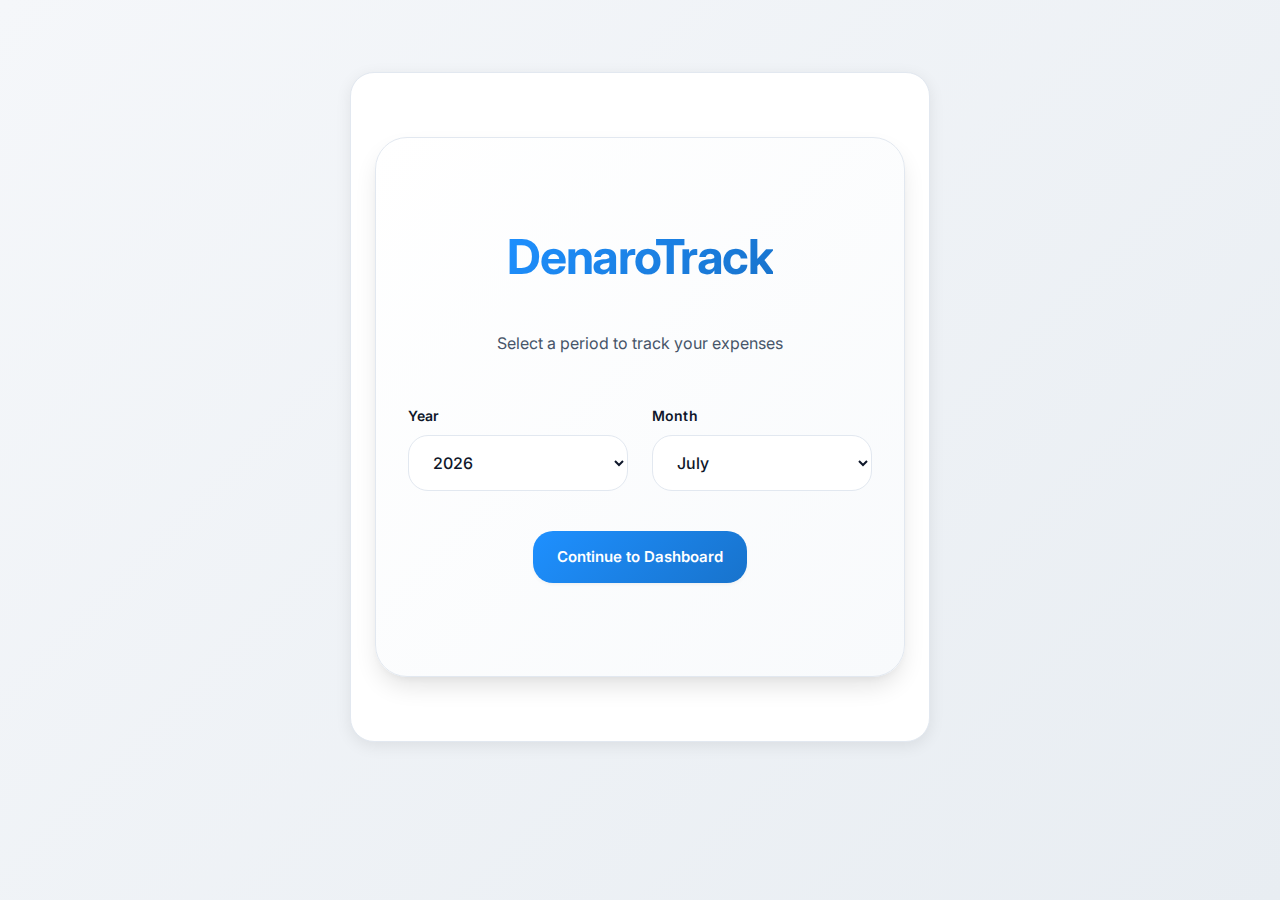
<file: index.html>
<!DOCTYPE html>
<html lang="en">

<head>
  <meta charset="UTF-8">
  <meta name="viewport" content="width=device-width, initial-scale=1.0">
  <title>DenaroTrack - Modern Expense Tracker</title>
  <meta name="description" content="A modern, responsive expense tracker with a fresh design approach">
  <link rel="stylesheet" href="css/styles.css?v=fix1">
  <link rel="preconnect" href="https://fonts.googleapis.com">
  <link rel="preconnect" href="https://fonts.gstatic.com" crossorigin>
  <link href="https://fonts.googleapis.com/css2?family=Inter:wght@400;500;600;700&display=swap" rel="stylesheet">
  <link rel="manifest" href="manifest.json">
  <meta name="theme-color" content="#3b82f6">
</head>

<body>
  <div class="container">
    <!-- Top area with greeting and buttons -->
    <div class="top-area">
      <div></div>
      <div style="text-align: right;">
        <button class="theme-toggle" onclick="toggleTheme()" aria-label="Toggle theme">
          <span class="theme-icon sun"></span>
          <span class="theme-icon moon"></span>
        </button>
      </div>
    </div>

    <div class="card card-span-12">
      <div class="text-center">
        <h1 class="text-display text-accent mb-4">DenaroTrack</h1>
        <p class="text-body text-secondary mb-6">A modern expense tracking application</p>
        <p class="text-body mb-6">Redirecting to the period selection page...</p>
        <div class="loading-spinner"></div>
      </div>
    </div>
  </div>

  <script src="js/theme.js"></script>
  <script>
    // Redirect to period selection page
    setTimeout(function () {
      window.location.href = 'period-selection.html';
    }, 100);
  </script>
</body>

</html>
</file>
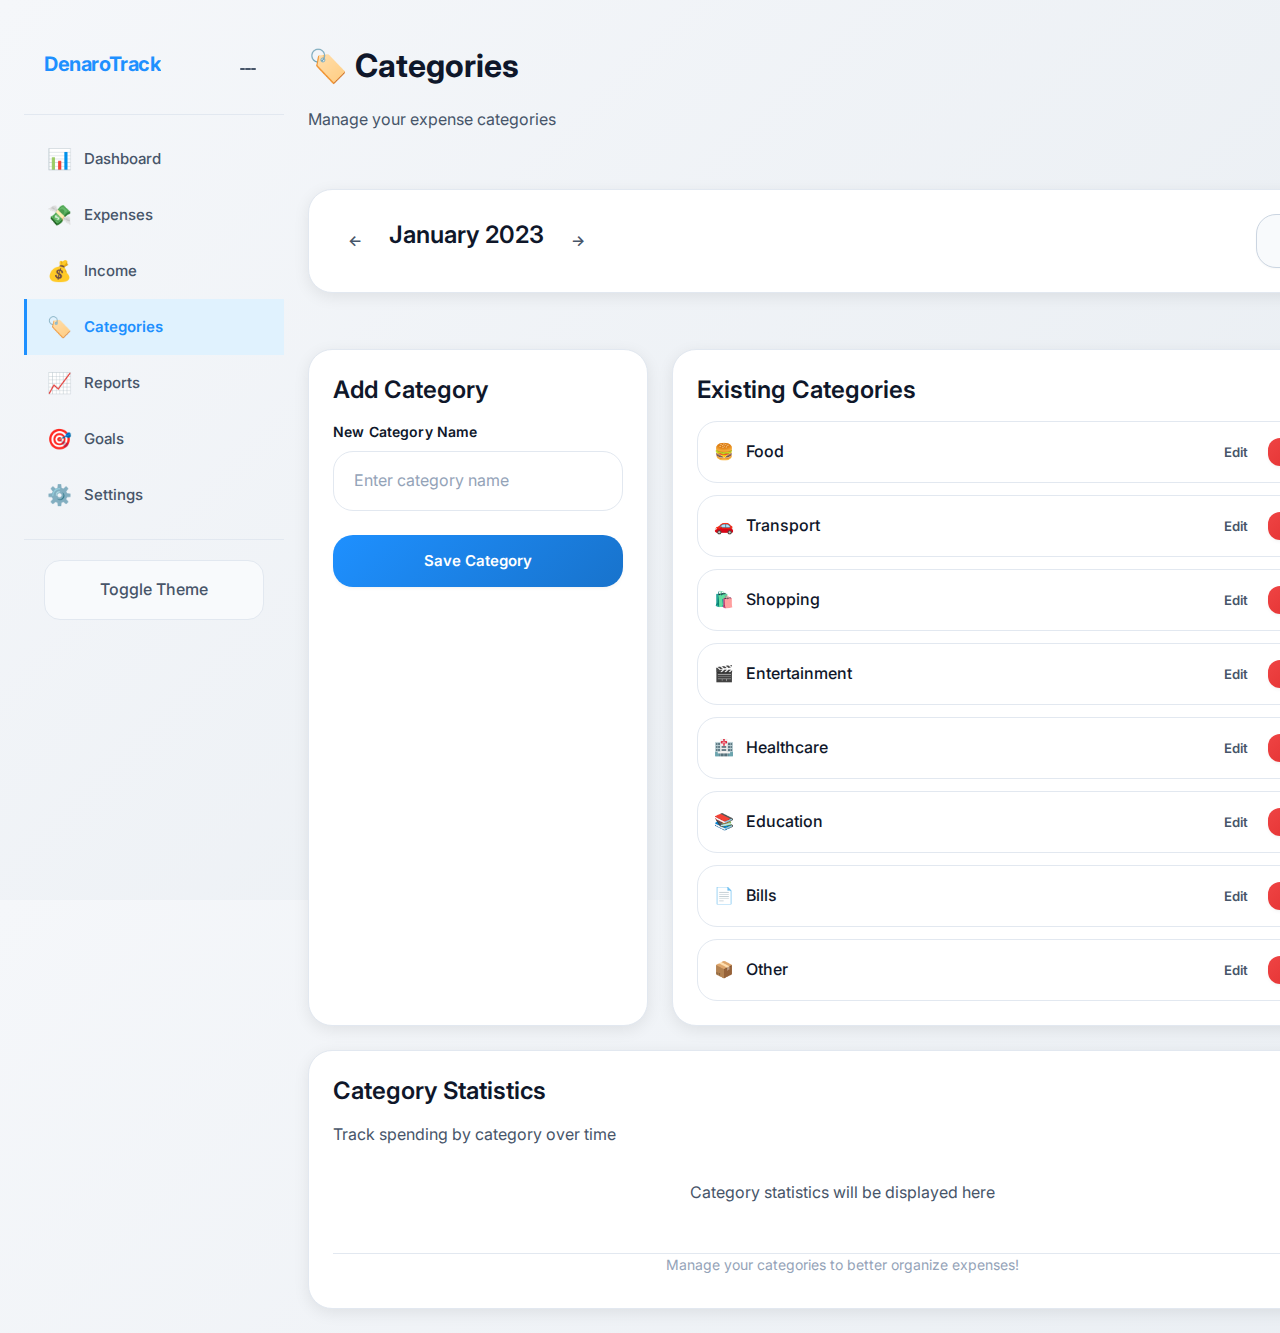
<file: categories.html>
<!DOCTYPE html>
<html lang="en">

<head>
  <meta charset="UTF-8">
  <meta name="viewport" content="width=device-width, initial-scale=1.0">
  <title>DenaroTrack - Categories</title>
  <meta name="description" content="Manage expense categories">
  <link rel="stylesheet" href="css/styles.css">
  <link rel="preconnect" href="https://fonts.googleapis.com">
  <link rel="preconnect" href="https://fonts.gstatic.com" crossorigin>
  <link href="https://fonts.googleapis.com/css2?family=Inter:wght@400;500;600;700&display=swap" rel="stylesheet">
  <link rel="manifest" href="manifest.json">
  <meta name="theme-color" content="#3b82f6">
</head>

<body class="has-sidebar sidebar-expanded">
  <div class="app-layout">
    <!-- Sidebar container for dynamic insertion -->
    <div id="sidebar-container"></div>

    <!-- All visible page content must be wrapped inside BOTH wrappers -->
    <main class="main-content">
      <section class="container page-container">

        <header class="page-header">
          <!-- Top area with greeting and buttons -->
          <div class="top-area">
            <div>
              <h1 class="greeting">🏷️ Categories</h1>
              <p class="text-body text-secondary mt-2">Manage your expense categories</p>
            </div>
          </div>
        </header>

        <section class="page-body">

          <div class="dashboard-grid">
            <!-- Period Display -->
            <div class="period-selector card card-span-12">
              <div class="flex items-center gap-3">
                <button id="prev-month-btn" class="btn btn-ghost btn-icon">
                  ←
                </button>
                <h2 id="current-period" class="text-h2">January 2023</h2>
                <button id="next-month-btn" class="btn btn-ghost btn-icon">
                  →
                </button>
              </div>
              <button id="today-btn" class="btn btn-secondary">
                Today
              </button>
            </div>

            <!-- Categories Management Section -->
            <div class="card card-span-4">
              <div class="flex justify-between items-center mb-4">
                <h2 class="text-h2">Add Category</h2>
              </div>

              <div class="input-group mb-4">
                <label for="new-category-name" class="input-label">New Category Name</label>
                <input type="text" id="new-category-name" class="input-field w-full mb-4"
                  placeholder="Enter category name">
                <button id="save-category-btn" class="btn btn-primary w-full">Save Category</button>
              </div>
            </div>

            <!-- Existing Categories List -->
            <div class="card card-span-8">
              <h2 class="text-h2 mb-4">Existing Categories</h2>

              <div id="categories-list" class="space-y-3">
                <!-- Categories will be populated dynamically -->
                <div class="category-item p-4 border border-primary rounded-xl flex justify-between items-center">
                  <div class="flex items-center gap-3">
                    <span class="text-xl">🍔</span>
                    <span class="font-medium">Food</span>
                  </div>
                  <div class="flex gap-2">
                    <button class="btn btn-ghost btn-sm">Edit</button>
                    <button class="btn btn-danger btn-sm">Delete</button>
                  </div>
                </div>

                <div class="category-item p-4 border border-primary rounded-xl flex justify-between items-center">
                  <div class="flex items-center gap-3">
                    <span class="text-xl">🚗</span>
                    <span class="font-medium">Transport</span>
                  </div>
                  <div class="flex gap-2">
                    <button class="btn btn-ghost btn-sm">Edit</button>
                    <button class="btn btn-danger btn-sm">Delete</button>
                  </div>
                </div>

                <div class="category-item p-4 border border-primary rounded-xl flex justify-between items-center">
                  <div class="flex items-center gap-3">
                    <span class="text-xl">🛍️</span>
                    <span class="font-medium">Shopping</span>
                  </div>
                  <div class="flex gap-2">
                    <button class="btn btn-ghost btn-sm">Edit</button>
                    <button class="btn btn-danger btn-sm">Delete</button>
                  </div>
                </div>

                <div class="category-item p-4 border border-primary rounded-xl flex justify-between items-center">
                  <div class="flex items-center gap-3">
                    <span class="text-xl">🎬</span>
                    <span class="font-medium">Entertainment</span>
                  </div>
                  <div class="flex gap-2">
                    <button class="btn btn-ghost btn-sm">Edit</button>
                    <button class="btn btn-danger btn-sm">Delete</button>
                  </div>
                </div>

                <div class="category-item p-4 border border-primary rounded-xl flex justify-between items-center">
                  <div class="flex items-center gap-3">
                    <span class="text-xl">🏥</span>
                    <span class="font-medium">Healthcare</span>
                  </div>
                  <div class="flex gap-2">
                    <button class="btn btn-ghost btn-sm">Edit</button>
                    <button class="btn btn-danger btn-sm">Delete</button>
                  </div>
                </div>

                <div class="category-item p-4 border border-primary rounded-xl flex justify-between items-center">
                  <div class="flex items-center gap-3">
                    <span class="text-xl">📚</span>
                    <span class="font-medium">Education</span>
                  </div>
                  <div class="flex gap-2">
                    <button class="btn btn-ghost btn-sm">Edit</button>
                    <button class="btn btn-danger btn-sm">Delete</button>
                  </div>
                </div>

                <div class="category-item p-4 border border-primary rounded-xl flex justify-between items-center">
                  <div class="flex items-center gap-3">
                    <span class="text-xl">📄</span>
                    <span class="font-medium">Bills</span>
                  </div>
                  <div class="flex gap-2">
                    <button class="btn btn-ghost btn-sm">Edit</button>
                    <button class="btn btn-danger btn-sm">Delete</button>
                  </div>
                </div>

                <div
                  class="category-item p-4 border border-border-primary rounded-xl flex justify-between items-center">
                  <div class="flex items-center gap-3">
                    <span class="text-xl">📦</span>
                    <span class="font-medium">Other</span>
                  </div>
                  <div class="flex gap-2">
                    <button class="btn btn-ghost btn-sm">Edit</button>
                    <button class="btn btn-danger btn-sm">Delete</button>
                  </div>
                </div>
              </div>
            </div>

            <!-- Category Statistics -->
            <div class="card card-span-12">
              <h2 class="text-h2 mb-4">Category Statistics</h2>
              <p class="text-body text-secondary">Track spending by category over time</p>

              <div class="mt-4 p-4 bg-bg-secondary rounded-xl">
                <p class="text-center text-body text-secondary">Category statistics will be displayed here</p>
              </div>
              <div class="text-center mt-6 pt-4" style="border-top: 1.5px solid var(--border-primary);">
                <p id="last-action" class="text-body-sm text-tertiary">Manage your categories to better organize
                  expenses!
                </p>
              </div>
            </div>
          </div>
  </div>
  </section> <!-- page-body -->
  </main>

  <script src="js/theme.js"></script>
  <script src="js/utils.js"></script>
  <script src="js/storage.js"></script>
  <script src="js/audit.js"></script>
  <script src="js/sidebar.js"></script>
  <script src="js/categories.js"></script>
  <script src="js/bootstrap.js"></script>
  <script>
    // Categories page initialization now handled by bootstrap.js
  </script>
  </div>
</body>

</html>
</file>
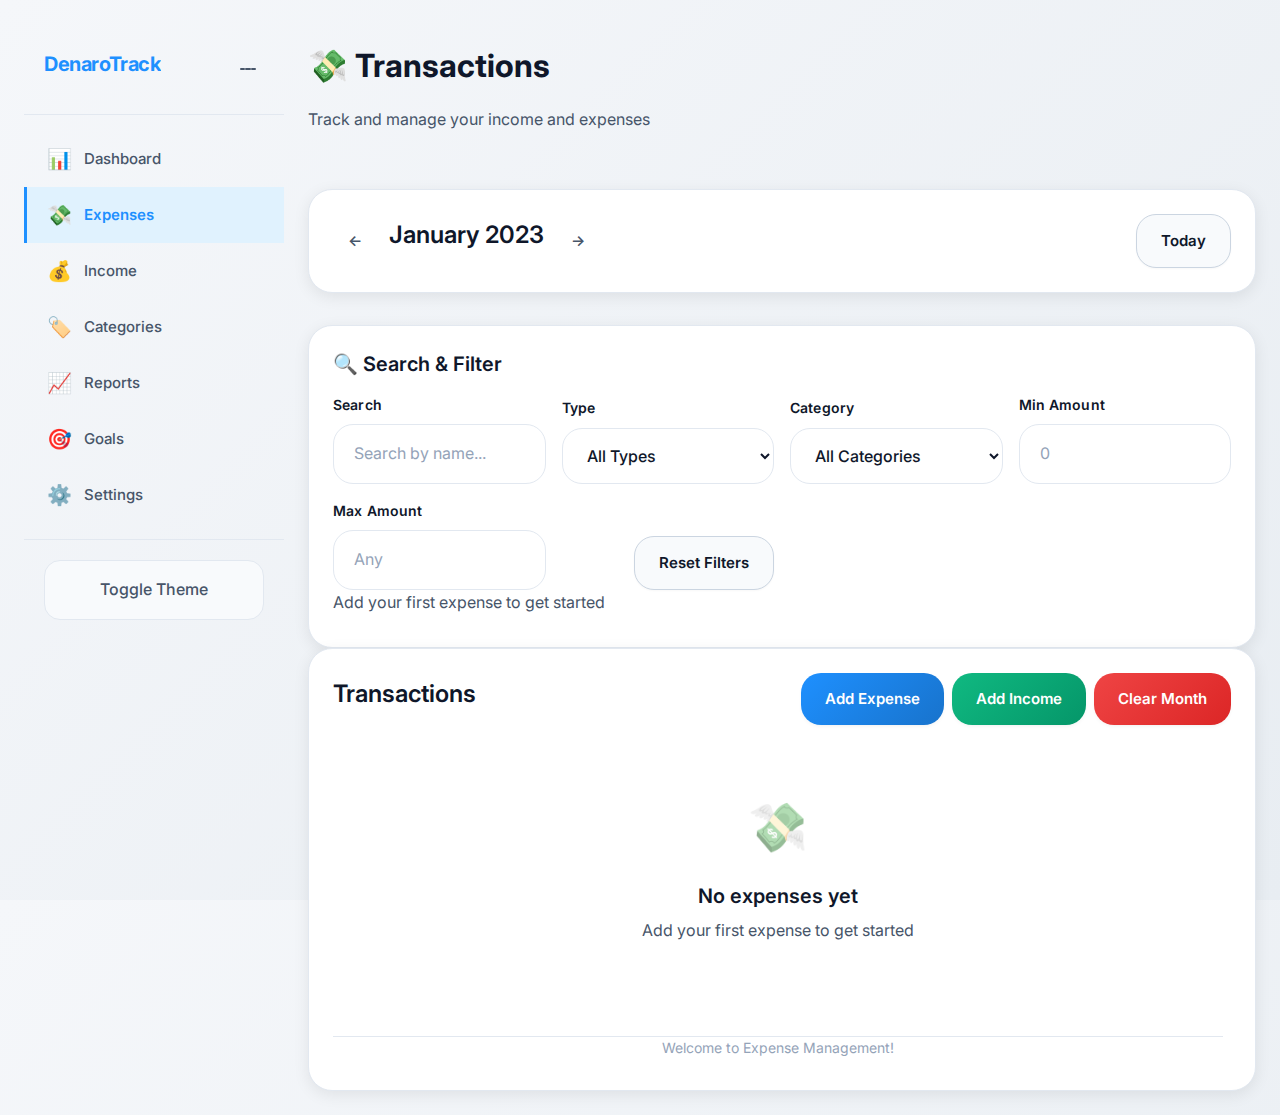
<file: expenses.html>
<!DOCTYPE html>
<html lang="en">

<head>
  <meta charset="UTF-8">
  <meta name="viewport" content="width=device-width, initial-scale=1.0">
  <title>DenaroTrack - Expenses</title>
  <meta name="description" content="Expense tracking and management">
  <link rel="stylesheet" href="css/styles.css?v=fix2">
  <link rel="preconnect" href="https://fonts.googleapis.com">
  <link rel="preconnect" href="https://fonts.gstatic.com" crossorigin>
  <link href="https://fonts.googleapis.com/css2?family=Inter:wght@400;500;600;700&display=swap" rel="stylesheet">
  <link rel="manifest" href="manifest.json">
  <meta name="theme-color" content="#3b82f6">
</head>

<body class="has-sidebar sidebar-expanded">
  <div class="app-layout">
    <!-- Sidebar container for dynamic insertion -->
    <div id="sidebar-container"></div>

    <!-- All visible page content must be wrapped inside BOTH wrappers -->
    <main class="main-content">
      <section class="container page-container">

        <header class="page-header">
          <!-- Top area with greeting and buttons -->
          <div class="top-area">
            <div>
              <h1 class="greeting">💸 Transactions</h1>
              <p class="text-body text-secondary mt-2">Track and manage your income and expenses</p>
            </div>
          </div>
        </header>

        <section class="page-body">

          <!-- Period Display -->
          <div class="period-selector card card-span-12">
            <div class="flex items-center gap-3">
              <button id="prev-month-btn" class="btn btn-ghost btn-icon">
                ←
              </button>
              <h2 id="current-period" class="text-h2">January 2023</h2>
              <button id="next-month-btn" class="btn btn-ghost btn-icon">
                →
              </button>
            </div>
            <button id="today-btn" class="btn btn-secondary">
              Today
            </button>
          </div>

          <!-- Filters Section -->
          <div class="card card-span-12">
            <h3 class="text-h3 mb-4">🔍 Search & Filter</h3>
            <div class="filter-grid">
              <div class="input-group">
                <label for="filter-search" class="input-label">Search</label>
                <input type="text" id="filter-search" class="input-field" placeholder="Search by name...">
              </div>

              <div class="input-group">
                <label for="filter-type" class="input-label">Type</label>
                <select id="filter-type" class="input-field">
                  <option value="all">All Types</option>
                  <option value="expense">Expense</option>
                  <option value="income">Income</option>
                </select>
              </div>

              <div class="input-group">
                <label for="filter-category" class="input-label">Category</label>
                <select id="filter-category" class="input-field">
                  <option value="all">All Categories</option>
                  <!-- Other options will be populated dynamically -->
                </select>
              </div>

              <div class="input-group">
                <label for="filter-min-amount" class="input-label">Min Amount</label>
                <input type="number" id="filter-min-amount" class="input-field" placeholder="0">
              </div>

              <div class="input-group">
                <label for="filter-max-amount" class="input-label">Max Amount</label>
                <input type="number" id="filter-max-amount" class="input-field" placeholder="Any">
              </div>

              <div class="input-group flex items-end">
                <button id="reset-filters-btn" class="btn btn-secondary">
                  Reset Filters
                </button>
              </div>
            </div>
            <p class="text-body text-secondary">Add your first expense to get started</p>
          </div>

          <!-- Add Transaction Buttons -->
          <div class="card card-span-12">
            <div class="flex justify-between items-center mb-4 flex-wrap gap-2">
              <h2 class="text-h2">Transactions</h2>
              <div class="flex gap-2 flex-wrap transaction-actions">
                <button id="add-expense-btn" class="btn btn-primary">
                  Add Expense
                </button>
                <button id="add-income-btn" class="btn btn-success">
                  Add Income
                </button>
                <button id="clear-month-btn" class="btn btn-danger">
                  Clear Month
                </button>
              </div>
            </div>

            <div id="expense-list" class="expense-list">
              <div class="empty-state">
                <div class="empty-state-icon">💸</div>
                <h3 class="text-h3 mb-2">No expenses yet</h3>
                <p class="text-body text-secondary">Add your first expense to get started</p>
              </div>
              <div class="text-center mt-6 pt-4" style="border-top: 1.5px solid var(--border-primary);">
                <p id="last-action" class="text-body-sm text-tertiary">Welcome to Expense Management!</p>
              </div>
            </div>
          </div>
        </section> <!-- page-body -->
      </section> <!-- page-container -->
    </main>

    <script src="js/theme.js"></script>
    <script src="js/utils.js?v=fix1"></script>
    <script src="js/storage.js"></script>
    <script src="js/audit.js"></script>
    <script src="js/sidebar.js"></script>
    <script src="js/modal.js"></script>
    <script src="js/expenses.js"></script>
    <script src="js/bootstrap.js"></script>
    <script>
      // Expenses page initialization now handled by bootstrap.js
    </script>

</body>

</html>
</file>
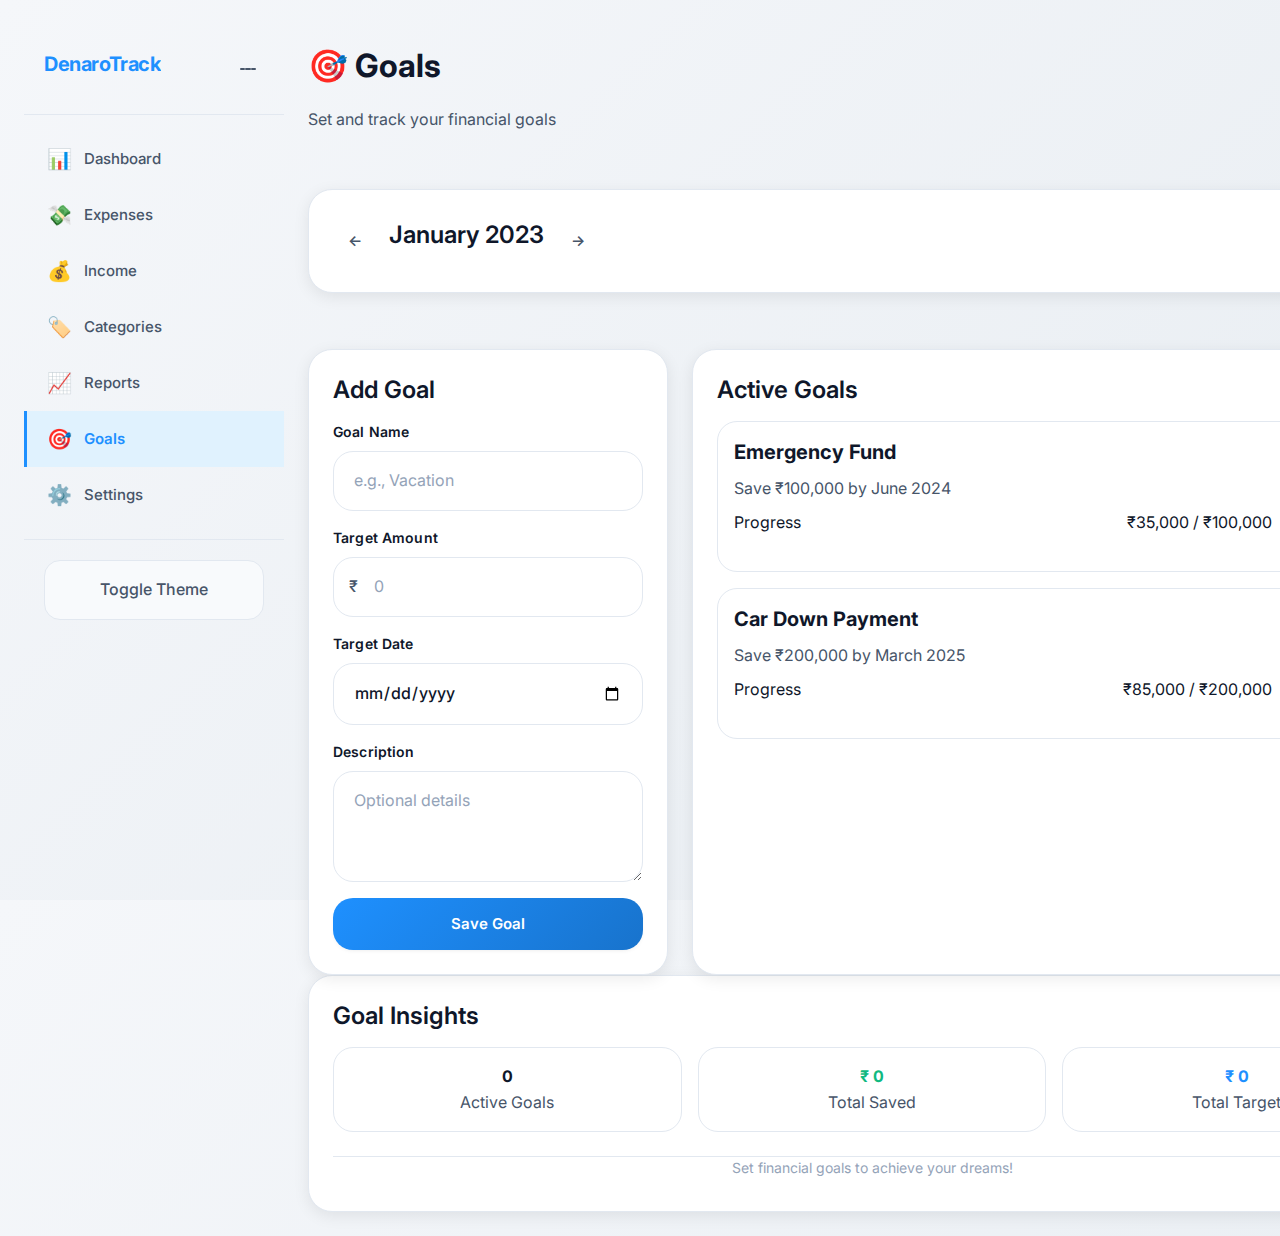
<file: goals.html>
<!DOCTYPE html>
<html lang="en">

<head>
  <meta charset="UTF-8">
  <meta name="viewport" content="width=device-width, initial-scale=1.0">
  <title>DenaroTrack - Goals</title>
  <meta name="description" content="Set and track financial goals">
  <link rel="stylesheet" href="css/styles.css">
  <link rel="preconnect" href="https://fonts.googleapis.com">
  <link rel="preconnect" href="https://fonts.gstatic.com" crossorigin>
  <link href="https://fonts.googleapis.com/css2?family=Inter:wght@400;500;600;700&display=swap" rel="stylesheet">
  <link rel="manifest" href="manifest.json">
  <meta name="theme-color" content="#3b82f6">
</head>

<body class="has-sidebar sidebar-expanded">
  <div class="app-layout">
    <!-- Sidebar container for dynamic insertion -->
    <div id="sidebar-container"></div>

    <!-- All visible page content must be wrapped inside BOTH wrappers -->
    <main class="main-content">
      <section class="container page-container">

        <header class="page-header">
          <!-- Top area with greeting and buttons -->
          <div class="top-area">
            <div>
              <h1 class="greeting">🎯 Goals</h1>
              <p class="text-body text-secondary mt-2">Set and track your financial goals</p>
            </div>
          </div>
        </header>

        <section class="page-body">

          <div class="dashboard-grid">
            <!-- Period Display -->
            <div class="period-selector card card-span-12">
              <div class="flex items-center gap-3">
                <button id="prev-month-btn" class="btn btn-ghost btn-icon">
                  ←
                </button>
                <h2 id="current-period" class="text-h2">January 2023</h2>
                <button id="next-month-btn" class="btn btn-ghost btn-icon">
                  →
                </button>
              </div>
              <button id="today-btn" class="btn btn-secondary">
                Today
              </button>
            </div>

            <!-- Goals Management Section -->
            <div class="card card-span-4">
              <div class="flex justify-between items-center mb-4">
                <h2 class="text-h2">Add Goal</h2>
              </div>

              <div class="input-group mb-4">
                <label for="new-goal-name" class="input-label">Goal Name</label>
                <input type="text" id="new-goal-name" class="input-field" placeholder="e.g., Vacation">
              </div>

              <div class="input-group mb-4">
                <label for="new-goal-amount" class="input-label">Target Amount</label>
                <div class="input-with-symbol">
                  <span class="currency-symbol">₹</span>
                  <input type="number" id="new-goal-amount" class="input-field" placeholder="0">
                </div>
              </div>

              <div class="input-group mb-4">
                <label for="new-goal-date" class="input-label">Target Date</label>
                <input type="date" id="new-goal-date" class="input-field">
              </div>

              <div class="input-group mb-4">
                <label for="new-goal-description" class="input-label">Description</label>
                <textarea id="new-goal-description" class="input-field" rows="3"
                  placeholder="Optional details"></textarea>
              </div>

              <button id="save-goal-btn" class="btn btn-primary w-full">
                Save Goal
              </button>
            </div>

            <!-- Active Goals List -->
            <div class="card card-span-8">
              <h2 class="text-h2 mb-4">Active Goals</h2>

              <div id="goals-list" class="space-y-4">
                <div class="goal-item p-4 border border-primary rounded-xl">
                  <div class="flex justify-between items-start">
                    <div class="flex-1">
                      <h3 class="text-h3 font-bold">Emergency Fund</h3>
                      <p class="text-body text-secondary mb-2">Save ₹100,000 by June 2024</p>

                      <div class="mb-2">
                        <div class="flex justify-between text-sm mb-1">
                          <span>Progress</span>
                          <span>₹35,000 / ₹100,000</span>
                        </div>
                        <div class="w-full bg-bg-secondary rounded-full h-2">
                          <div class="bg-success h-2 rounded-full" style="width: 35%"></div>
                        </div>
                      </div>
                    </div>
                    <div class="flex gap-2 ml-4">
                      <button class="btn btn-ghost btn-sm">Edit</button>
                      <button class="btn btn-danger btn-sm">Delete</button>
                    </div>
                  </div>
                </div>

                <div class="goal-item p-4 border border-primary rounded-xl">
                  <div class="flex justify-between items-start">
                    <div class="flex-1">
                      <h3 class="text-h3 font-bold">Car Down Payment</h3>
                      <p class="text-body text-secondary mb-2">Save ₹200,000 by March 2025</p>

                      <div class="mb-2">
                        <div class="flex justify-between text-sm mb-1">
                          <span>Progress</span>
                          <span>₹85,000 / ₹200,000</span>
                        </div>
                        <div class="w-full bg-bg-secondary rounded-full h-2">
                          <div class="bg-accent-primary h-2 rounded-full" style="width: 42.5%"></div>
                        </div>
                      </div>
                    </div>
                    <div class="flex gap-2 ml-4">
                      <button class="btn btn-ghost btn-sm">Edit</button>
                      <button class="btn btn-danger btn-sm">Delete</button>
                    </div>
                  </div>
                </div>
              </div>
            </div>
          </div>

          <!-- Goal Insights -->
          <div class="card card-span-12">
            <h2 class="text-h2 mb-4">Goal Insights</h2>

            <div class="grid grid-cols-1 md:grid-cols-3 gap-4">
              <div class="p-4 border border-primary rounded-xl text-center">
                <div id="insight-active-goals" class="text-2xl font-bold text-primary">0</div>
                <div class="text-body text-secondary">Active Goals</div>
              </div>

              <div class="p-4 border border-primary rounded-xl text-center">
                <div id="insight-total-saved" class="text-2xl font-bold text-success">₹ 0</div>
                <div class="text-body text-secondary">Total Saved</div>
              </div>

              <div class="p-4 border border-primary rounded-xl text-center">
                <div id="insight-total-target" class="text-2xl font-bold text-accent">₹ 0</div>
                <div class="text-body text-secondary">Total Target</div>
              </div>
            </div>
            <div class="text-center mt-6 pt-4" style="border-top: 1.5px solid var(--border-primary);">
              <p id="last-action" class="text-body-sm text-tertiary">Set financial goals to achieve your dreams!</p>
            </div>
          </div>
        </section> <!-- page-body -->
      </section> <!-- page-container -->
    </main>

    <script src="js/theme.js"></script>
    <script src="js/utils.js"></script>
    <script src="js/storage.js"></script>
    <script src="js/audit.js"></script>
    <script src="js/sidebar.js"></script>
    <script src="js/goals.js"></script>
    <script src="js/bootstrap.js"></script>
    <script>
      // Goals page initialization now handled by bootstrap.js
    </script>

</body>

</html>
</file>
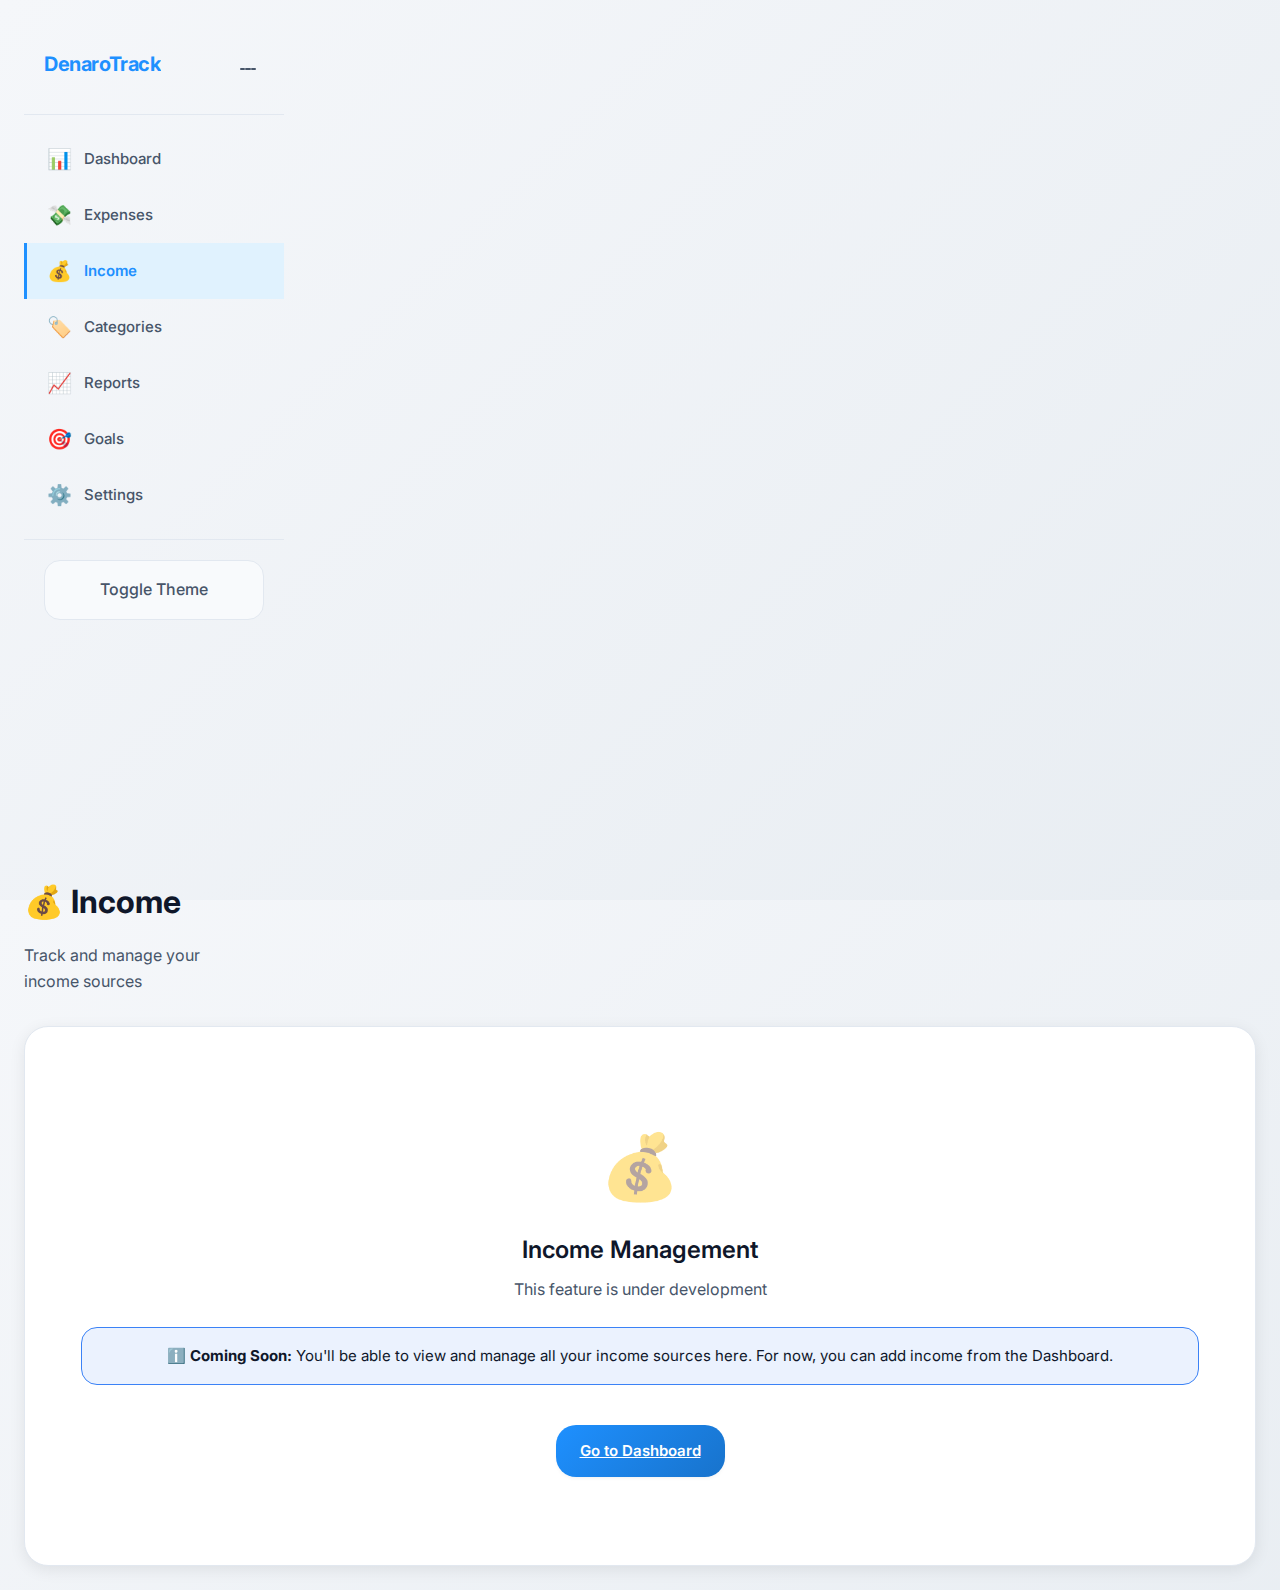
<file: income.html>
<!DOCTYPE html>
<html lang="en">
<head>
  <meta charset="UTF-8">
  <meta name="viewport" content="width=device-width, initial-scale=1.0">
  <title>DenaroTrack - Income</title>
  <meta name="description" content="Manage your income sources">
  <link rel="stylesheet" href="css/styles.css">
  <link rel="preconnect" href="https://fonts.googleapis.com">
  <link rel="preconnect" href="https://fonts.gstatic.com" crossorigin>
  <link href="https://fonts.googleapis.com/css2?family=Inter:wght@400;500;600;700&display=swap" rel="stylesheet">
</head>
<body class="has-sidebar">
  <!-- Sidebar Container -->
  <div id="sidebar-container"></div>

  <div class="container">
    <div class="dashboard-grid">
      <!-- Top area with greeting and buttons -->
      <div class="top-area">
        <div>
          <h1 class="greeting">💰 Income</h1>
          <p class="text-body text-secondary mt-2">Track and manage your income sources</p>
        </div>
      </div>
      
      <!-- Coming Soon Content -->
      <div class="card card-span-12">
        <div class="empty-state" style="padding: var(--space-16) var(--space-8);">
          <div class="empty-state-icon" style="font-size: 4rem;">💰</div>
          <h2 class="text-h2 mb-3">Income Management</h2>
          <p class="text-body text-secondary mb-6">This feature is under development</p>
          <div class="alert alert-info">
            <strong>ℹ️ Coming Soon:</strong> You'll be able to view and manage all your income sources here. For now, you can add income from the Dashboard.
          </div>
          <a href="dashboard.html" class="btn btn-primary mt-6">
            Go to Dashboard
          </a>
        </div>
      </div>
    </div>
  </div>

  <script src="js/theme.js"></script>
  <script src="js/sidebar.js"></script>
  <script>
    // No additional initialization needed - sidebar.js handles everything
  </script>
</body>
</html>
</file>
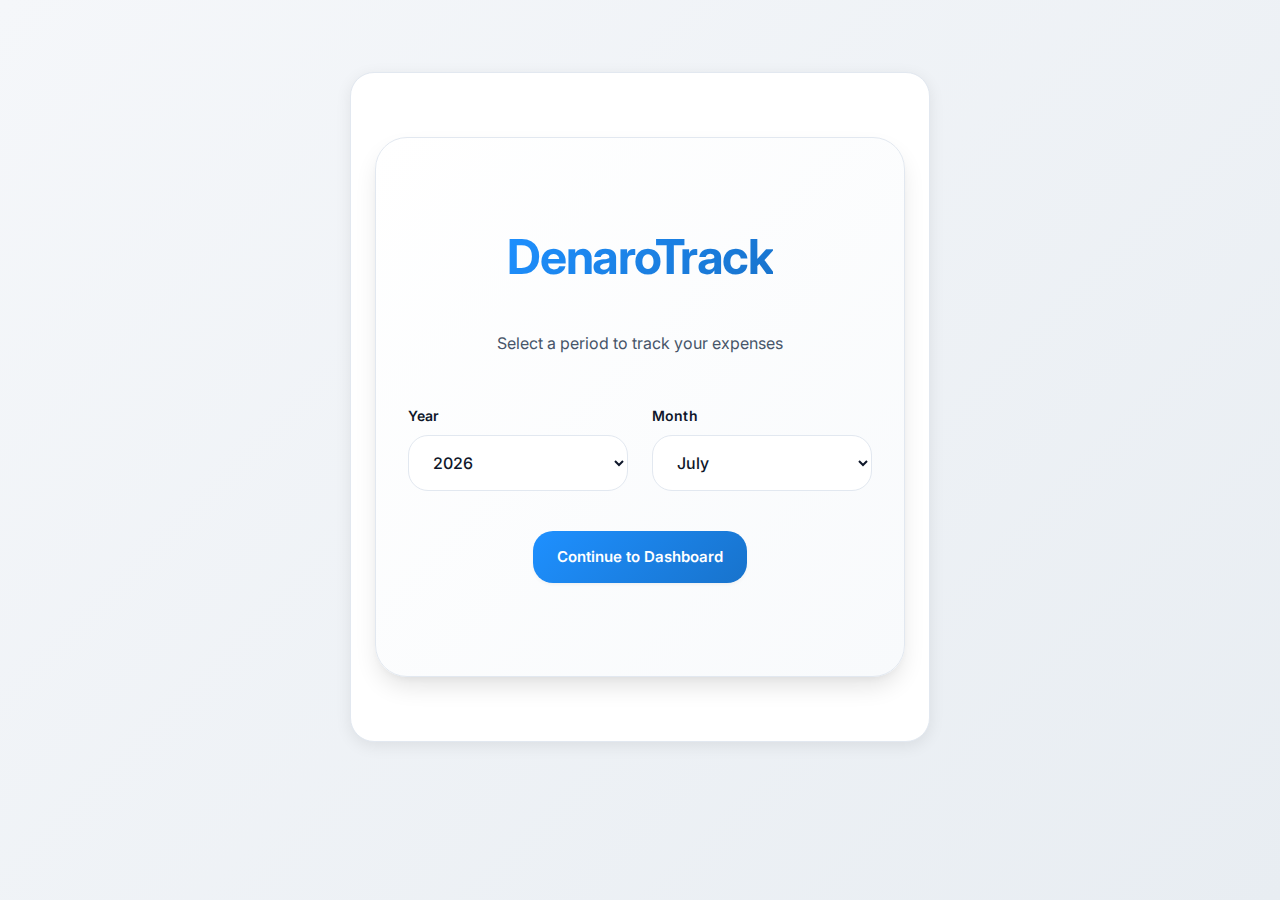
<file: period-selection.html>
<!DOCTYPE html>
<html lang="en">

<head>
  <meta charset="UTF-8">
  <meta name="viewport" content="width=device-width, initial-scale=1.0">
  <title>DenaroTrack - Select Period</title>
  <meta name="description" content="Select a period to track your expenses">
  <link rel="stylesheet" href="css/styles.css?v=fix1">
  <link rel="preconnect" href="https://fonts.googleapis.com">
  <link rel="preconnect" href="https://fonts.gstatic.com" crossorigin>
  <link href="https://fonts.googleapis.com/css2?family=Inter:wght@400;500;600;700&display=swap" rel="stylesheet">
  <link rel="manifest" href="manifest.json">
  <meta name="theme-color" content="#3b82f6">
</head>

<body class="page-period-selection">
  <div class="container">
    <!-- Top area with greeting and buttons -->
    <div class="top-area">
      <div>
        <button class="theme-toggle" onclick="toggleTheme()" aria-label="Toggle theme">
          <span class="theme-icon sun"></span>
          <span class="theme-icon moon"></span>
        </button>
      </div>
      <div></div>
    </div>

    <div class="card card-span-12">
      <div class="period-selection">
        <h1 class="text-display text-accent mb-2">DenaroTrack</h1>
        <p class="text-body text-secondary">Select a period to track your expenses</p>

        <div class="period-form">
          <div class="period-input-group input-group">
            <label for="year-select" class="input-label">Year</label>
            <select id="year-select" class="input-field"></select>
          </div>

          <div class="period-input-group input-group">
            <label for="month-select" class="input-label">Month</label>
            <select id="month-select" class="input-field"></select>
          </div>
        </div>

        <button id="continue-btn" class="btn btn-primary">
          Continue to Dashboard
        </button>
      </div>
    </div>
  </div>

  <script src="js/theme.js"></script>
  <script src="js/utils.js?v=fix1"></script>
  <script src="js/storage.js"></script>
  <script src="js/audit.js"></script>
  <script src="js/period.js"></script>
  <script src="js/bootstrap.js"></script>
</body>

</html>
</file>
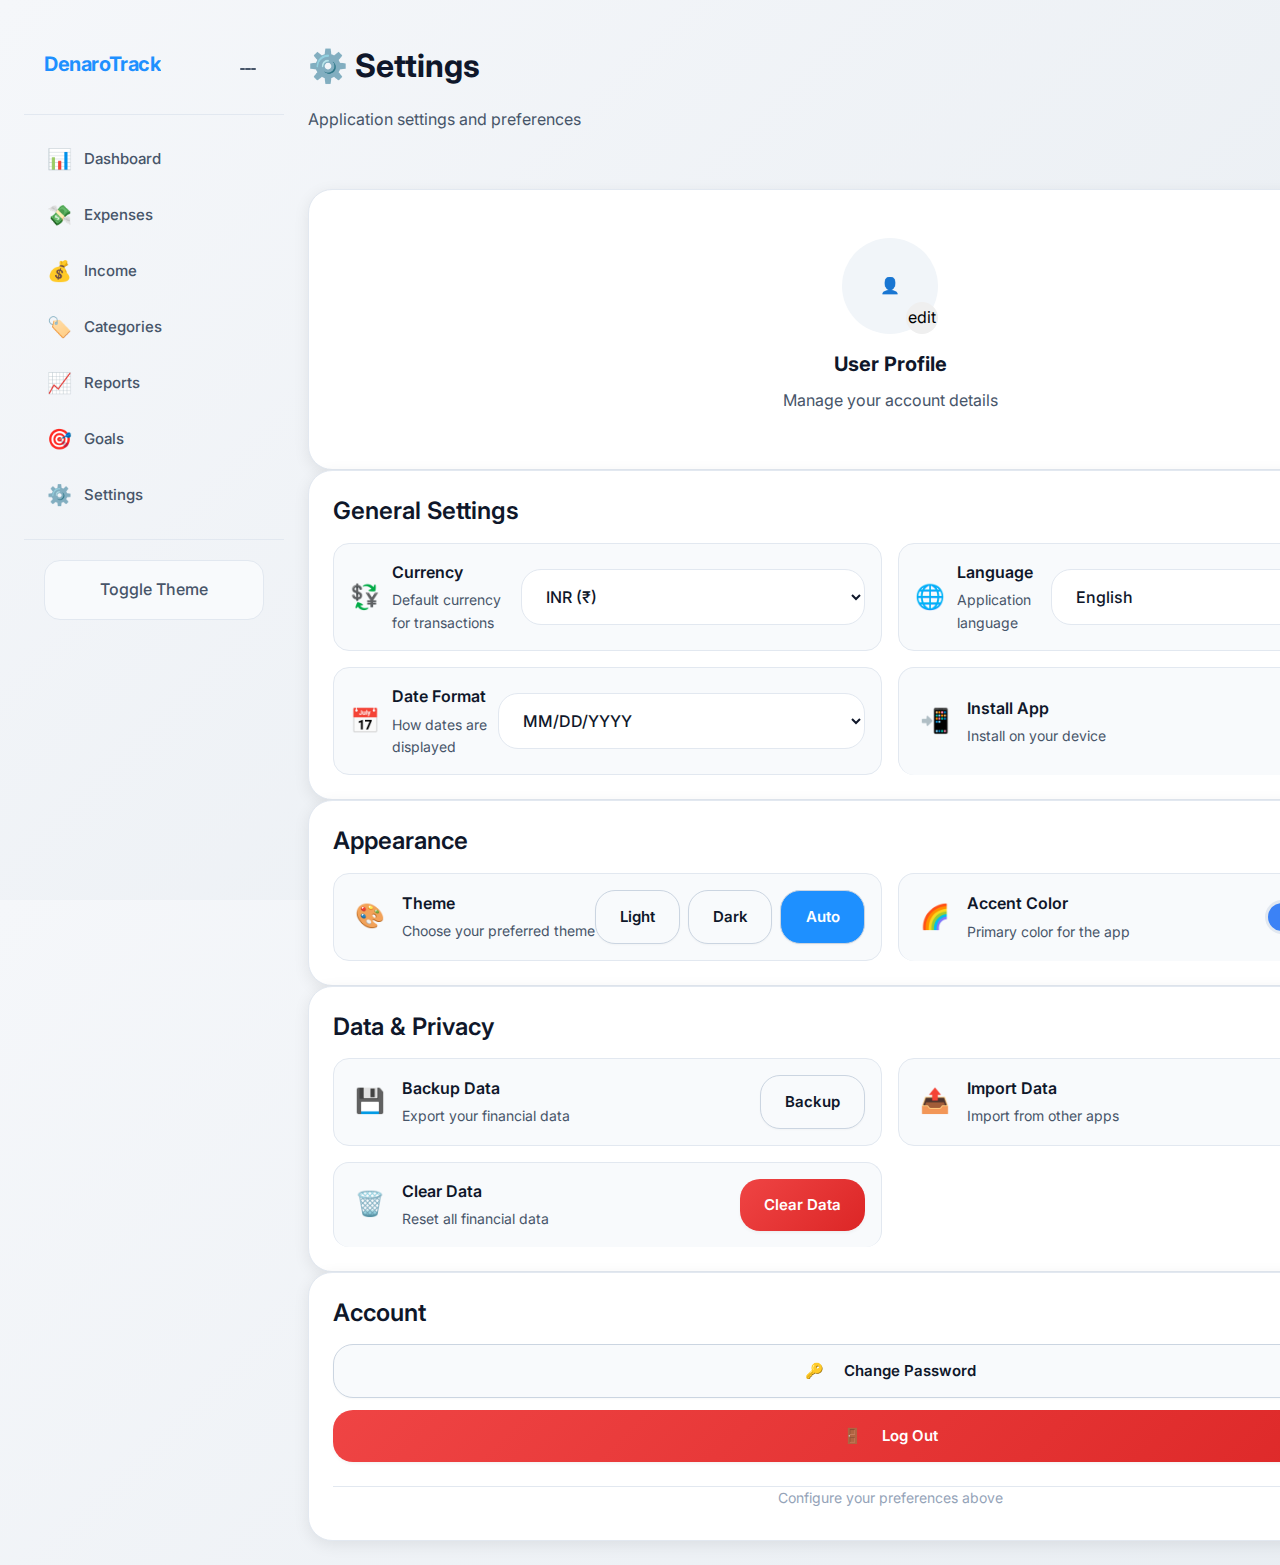
<file: setting.html>
<!DOCTYPE html>
<html lang="en">

<head>
  <meta charset="UTF-8">
  <meta name="viewport" content="width=device-width, initial-scale=1.0">
  <title>DenaroTrack - Settings</title>
  <meta name="description" content="Application settings and preferences">
  <link rel="stylesheet" href="css/styles.css?v=fix2">
  <link rel="preconnect" href="https://fonts.googleapis.com">
  <link rel="preconnect" href="https://fonts.gstatic.com" crossorigin>
  <link href="https://fonts.googleapis.com/css2?family=Inter:wght@400;500;600;700&display=swap" rel="stylesheet">
  <link rel="manifest" href="manifest.json">
  <meta name="theme-color" content="#3b82f6">
</head>

<body class="has-sidebar sidebar-expanded">
  <div class="app-layout">
    <!-- Sidebar container for dynamic insertion -->
    <div id="sidebar-container"></div>

    <!-- All visible page content must be wrapped inside BOTH wrappers -->
    <main class="main-content">
      <section class="container page-container">

        <header class="page-header">
          <!-- Top area with greeting and buttons -->
          <div class="top-area">
            <div>
              <h1 class="greeting">⚙️ Settings</h1>
              <p class="text-body text-secondary mt-2">Application settings and preferences</p>
            </div>
          </div>
        </header>

        <section class="page-body">

          <!-- Profile Section -->
          <div class="card card-span-12">
            <div class="flex flex-col items-center gap-4 py-6">
              <div class="relative">
                <div
                  class="w-24 h-24 rounded-full bg-gray-200 border-4 border-white dark:border-gray-700 flex items-center justify-center">
                  <span class="text-4xl">👤</span>
                </div>
                <button id="edit-profile-btn"
                  class="absolute bottom-0 right-0 flex h-8 w-8 items-center justify-center rounded-full bg-accent-primary text-white">
                  <span class="material-symbols-outlined text-sm">edit</span>
                </button>
              </div>
              <div class="text-center">
                <h3 class="text-h3 font-bold">User Profile</h3>
                <p class="text-body text-secondary mt-1">Manage your account details</p>
              </div>
            </div>
          </div>

          <!-- General Settings -->
          <div class="card card-span-12">
            <h2 class="text-h2 mb-4">General Settings</h2>

            <div class="settings-grid">
              <!-- Currency Setting -->
              <div class="setting-item">
                <div class="setting-label">
                  <span class="setting-icon">💱</span>
                  <div>
                    <h3>Currency</h3>
                    <p class="text-secondary">Default currency for transactions</p>
                  </div>
                </div>
                <select id="currency-setting" class="input-field w-auto">
                  <option value="INR">INR (₹)</option>
                  <option value="USD">USD ($)</option>
                  <option value="EUR">EUR (€)</option>
                  <option value="GBP">GBP (£)</option>
                </select>
              </div>

              <!-- Language Setting -->
              <div class="setting-item">
                <div class="setting-label">
                  <span class="setting-icon">🌐</span>
                  <div>
                    <h3>Language</h3>
                    <p class="text-secondary">Application language</p>
                  </div>
                </div>
                <select id="language-setting" class="input-field w-auto">
                  <option value="en">English</option>
                  <option value="es">Spanish</option>
                  <option value="fr">French</option>
                  <option value="de">German</option>
                </select>
              </div>

              <!-- Date Format Setting -->
              <div class="setting-item">
                <div class="setting-label">
                  <span class="setting-icon">📅</span>
                  <div>
                    <h3>Date Format</h3>
                    <p class="text-secondary">How dates are displayed</p>
                  </div>
                </div>
                <select id="date-format-setting" class="input-field w-auto">
                  <option value="MM/DD/YYYY">MM/DD/YYYY</option>
                  <option value="DD/MM/YYYY">DD/MM/YYYY</option>
                  <option value="YYYY-MM-DD">YYYY-MM-DD</option>
                </select>
              </div>
              <!-- Install App Setting -->
              <div class="setting-item">
                <div class="setting-label">
                  <span class="setting-icon">📲</span>
                  <div>
                    <h3>Install App</h3>
                    <p class="text-secondary">Install on your device</p>
                  </div>
                </div>
                <button id="settings-install-btn" class="btn btn-primary">Install</button>
              </div>
            </div>
          </div>

          <!-- Appearance Settings -->
          <div class="card card-span-12">
            <h2 class="text-h2 mb-4">Appearance</h2>

            <div class="settings-grid">
              <!-- Theme Setting -->
              <div class="setting-item">
                <div class="setting-label">
                  <span class="setting-icon">🎨</span>
                  <div>
                    <h3>Theme</h3>
                    <p class="text-secondary">Choose your preferred theme</p>
                  </div>
                </div>
                <div class="theme-toggle-group">
                  <button id="light-theme-btn" class="btn btn-secondary">Light</button>
                  <button id="dark-theme-btn" class="btn btn-secondary">Dark</button>
                  <button id="auto-theme-btn" class="btn btn-secondary active">Auto</button>
                </div>
              </div>

              <!-- Accent Color Setting -->
              <div class="setting-item">
                <div class="setting-label">
                  <span class="setting-icon">🌈</span>
                  <div>
                    <h3>Accent Color</h3>
                    <p class="text-secondary">Primary color for the app</p>
                  </div>
                </div>
                <div class="color-picker">
                  <button class="color-option bg-blue-500" data-color="blue"></button>
                  <button class="color-option bg-green-500" data-color="green"></button>
                  <button class="color-option bg-purple-500" data-color="purple"></button>
                  <button class="color-option bg-red-500" data-color="red"></button>
                </div>
              </div>
            </div>
          </div>

          <!-- Data Settings -->
          <div class="card card-span-12">
            <h2 class="text-h2 mb-4">Data & Privacy</h2>

            <div class="settings-grid">
              <!-- Backup Setting -->
              <div class="setting-item">
                <div class="setting-label">
                  <span class="setting-icon">💾</span>
                  <div>
                    <h3>Backup Data</h3>
                    <p class="text-secondary">Export your financial data</p>
                  </div>
                </div>
                <button id="backup-btn" class="btn btn-secondary">Backup</button>
              </div>

              <!-- Import Setting -->
              <div class="setting-item">
                <div class="setting-label">
                  <span class="setting-icon">📤</span>
                  <div>
                    <h3>Import Data</h3>
                    <p class="text-secondary">Import from other apps</p>
                  </div>
                </div>
                <button id="import-btn" class="btn btn-secondary">Import</button>
              </div>

              <!-- Clear Data Setting -->
              <div class="setting-item">
                <div class="setting-label">
                  <span class="setting-icon">🗑️</span>
                  <div>
                    <h3>Clear Data</h3>
                    <p class="text-secondary">Reset all financial data</p>
                  </div>
                </div>
                <button id="clear-data-btn" class="btn btn-danger">Clear Data</button>
              </div>
            </div>
          </div>

          <!-- Account Actions -->
          <div class="card card-span-12">
            <h2 class="text-h2 mb-4">Account</h2>

            <div class="flex flex-col gap-3">
              <button id="change-password-btn" class="btn btn-secondary w-full text-left">
                <span class="mr-3">🔑</span> Change Password
              </button>
              <button id="logout-btn" class="btn btn-danger w-full text-left">
                <span class="mr-3">🚪</span> Log Out
              </button>
            </div>
            <div class="text-center mt-6 pt-4" style="border-top: 1.5px solid var(--border-primary);">
              <p id="last-action" class="text-body-sm text-tertiary">Configure your preferences above</p>
            </div>
          </div>

        </section> <!-- page-body -->
      </section> <!-- page-container -->
    </main>

    <script src="js/theme.js"></script>
    <script src="js/utils.js?v=fix1"></script>
    <script src="js/storage.js"></script>
    <script src="js/audit.js"></script>
    <script src="js/sidebar.js"></script>
    <script src="js/settings.js"></script>
    <script src="js/bootstrap.js"></script>
  </div>
</body>

</html>
</file>
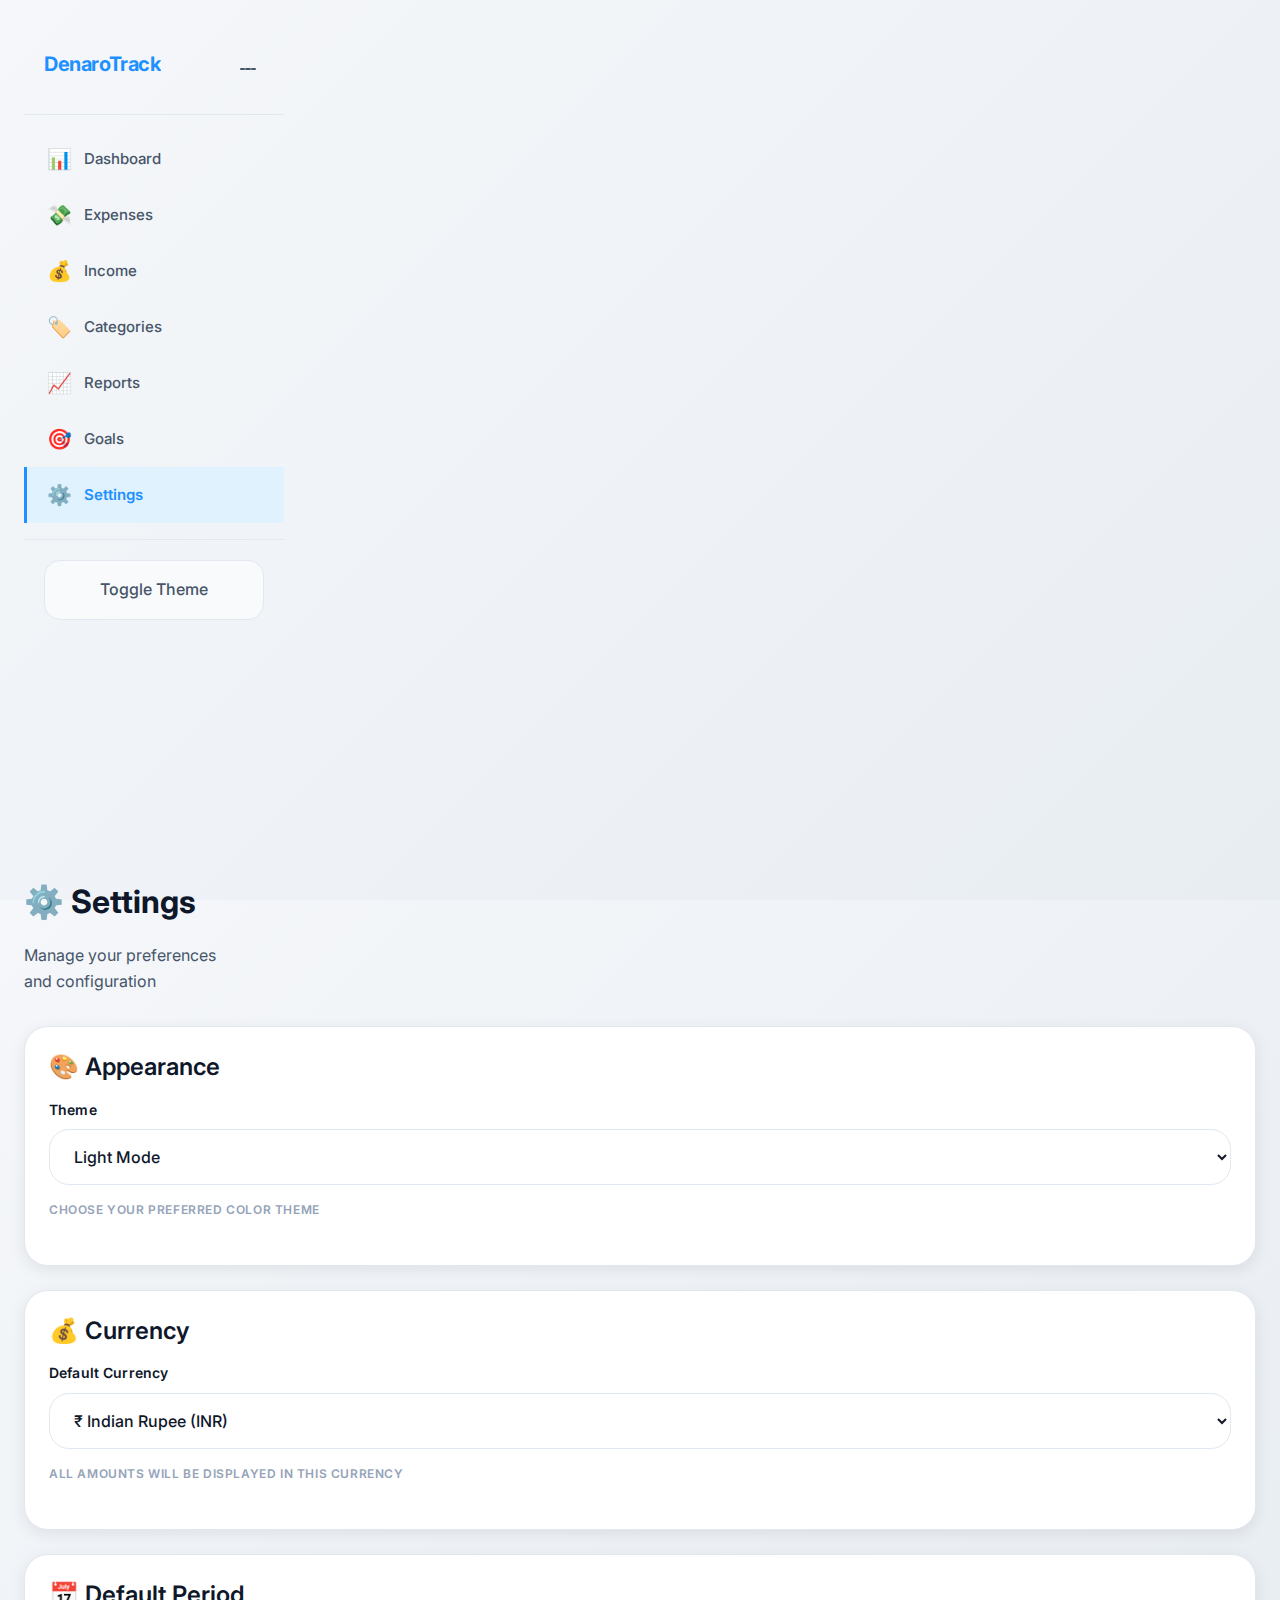
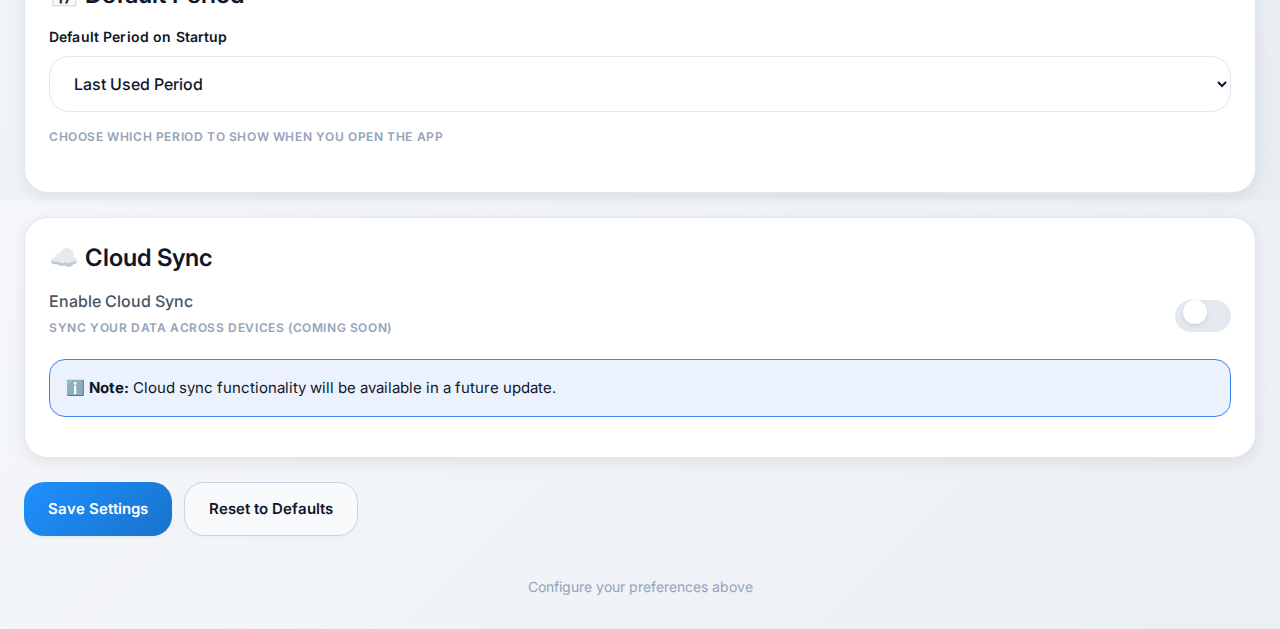
<file: settings.html>
<!DOCTYPE html>
<html lang="en">
<head>
  <meta charset="UTF-8">
  <meta name="viewport" content="width=device-width, initial-scale=1.0">
  <title>DenaroTrack - Settings</title>
  <meta name="description" content="Application settings and preferences">
  <link rel="stylesheet" href="css/styles.css">
  <link rel="preconnect" href="https://fonts.googleapis.com">
  <link rel="preconnect" href="https://fonts.gstatic.com" crossorigin>
  <link href="https://fonts.googleapis.com/css2?family=Inter:wght@400;500;600;700&display=swap" rel="stylesheet">
</head>
<body class="has-sidebar">
  <!-- Sidebar Container -->
  <div id="sidebar-container"></div>

  <div class="container">
    <div class="dashboard-grid">
      <!-- Top area with greeting and buttons -->
      <div class="top-area">
        <div>
          <h1 class="greeting">⚙️ Settings</h1>
          <p class="text-body text-secondary mt-2">Manage your preferences and configuration</p>
        </div>
      </div>
      
      <!-- Theme Settings -->
      <div class="card card-span-12">
        <h2 class="text-h2 mb-4">🎨 Appearance</h2>
        
        <div class="input-group mb-4">
          <label for="theme-select" class="input-label">Theme</label>
          <select id="theme-select" class="input-field">
            <option value="light">Light Mode</option>
            <option value="dark">Dark Mode</option>
          </select>
          <p class="text-caption text-tertiary mt-2">Choose your preferred color theme</p>
        </div>
      </div>
      
      <!-- Currency Settings -->
      <div class="card card-span-12">
        <h2 class="text-h2 mb-4">💰 Currency</h2>
        
        <div class="input-group mb-4">
          <label for="currency-select" class="input-label">Default Currency</label>
          <select id="currency-select" class="input-field">
            <option value="INR">₹ Indian Rupee (INR)</option>
            <option value="USD">$ US Dollar (USD)</option>
            <option value="EUR">€ Euro (EUR)</option>
            <option value="GBP">£ British Pound (GBP)</option>
            <option value="JPY">¥ Japanese Yen (JPY)</option>
            <option value="AUD">A$ Australian Dollar (AUD)</option>
            <option value="CAD">C$ Canadian Dollar (CAD)</option>
          </select>
          <p class="text-caption text-tertiary mt-2">All amounts will be displayed in this currency</p>
        </div>
      </div>
      
      <!-- Period Settings -->
      <div class="card card-span-12">
        <h2 class="text-h2 mb-4">📅 Default Period</h2>
        
        <div class="input-group mb-4">
          <label for="period-select" class="input-label">Default Period on Startup</label>
          <select id="period-select" class="input-field">
            <option value="last-used">Last Used Period</option>
            <option value="current">Current Month</option>
          </select>
          <p class="text-caption text-tertiary mt-2">Choose which period to show when you open the app</p>
        </div>
      </div>
      
      <!-- Cloud Sync Settings -->
      <div class="card card-span-12">
        <h2 class="text-h2 mb-4">☁️ Cloud Sync</h2>
        
        <div class="flex items-center justify-between mb-4">
          <div>
            <div class="text-body font-medium mb-1">Enable Cloud Sync</div>
            <p class="text-caption text-tertiary">Sync your data across devices (Coming soon)</p>
          </div>
          <label class="switch">
            <input type="checkbox" id="cloud-sync-toggle" disabled>
            <span class="slider"></span>
          </label>
        </div>
        
        <div class="alert alert-info">
          <strong>ℹ️ Note:</strong> Cloud sync functionality will be available in a future update.
        </div>
      </div>
      
      <!-- Save Button -->
      <div class="flex gap-3 card-span-12">
        <button id="save-settings-btn" class="btn btn-primary">
          Save Settings
        </button>
        <button id="reset-settings-btn" class="btn btn-secondary">
          Reset to Defaults
        </button>
      </div>
      
      <!-- Last Action -->
      <div class="text-center mt-4 card-span-12">
        <p id="last-action" class="text-body-sm text-tertiary">Configure your preferences above</p>
      </div>
    </div>
  </div>

  <script src="js/theme.js"></script>
  <script src="js/utils.js"></script>
  <script src="js/storage.js"></script>
  <script src="js/sidebar.js"></script>
  <script src="js/settings.js"></script>
</body>
</html>
</file>
<file: css/styles.css>
/* ===== Modern CSS Reset & Base Styles ===== */
*,
*::before,
*::after {
  box-sizing: border-box;
  transition: background-color var(--transition-theme),
    color var(--transition-theme),
    border-color var(--transition-theme),
    box-shadow var(--transition-theme);
}

* {
  margin: 0;
  padding: 0;
}

html,
body {
  height: 100%;
}

body {
  line-height: 1.6;
  -webkit-font-smoothing: antialiased;
  -moz-osx-font-smoothing: grayscale;
  font-family: 'Inter', -apple-system, BlinkMacSystemFont, 'Segoe UI', Roboto, Oxygen, Ubuntu, Cantarell, 'Open Sans', 'Helvetica Neue', sans-serif;
  background: linear-gradient(135deg, var(--bg-gradient-start) 0%, var(--bg-gradient-end) 100%);
  color: var(--text-primary);
  min-height: 100vh;
  padding: 0;
}

img,
picture,
video,
canvas,
svg {
  display: block;
  max-width: 100%;
}

input,
button,
textarea,
select {
  font: inherit;
}

button {
  cursor: pointer;
  border: none;
  outline: none;
}

p,
h1,
h2,
h3,
h4,
h5,
h6 {
  overflow-wrap: break-word;
  margin-bottom: 0.5em;
}

h1:last-child,
h2:last-child,
h3:last-child {
  margin-bottom: 0;
}

/* ===== Modern Fintech Color Palette & Variables ===== */
:root {
  /* Fintech color scheme - Light Mode */
  --bg-primary: #FFFFFF;
  --bg-secondary: #F8FAFC;
  --bg-tertiary: #F1F5F9;
  --bg-overlay: rgba(15, 23, 42, 0.5);
  --bg-gradient-start: #F5F7FA;
  --bg-gradient-end: #E8EDF2;
  --border-primary: #E2E8F0;
  --border-secondary: #CBD5E1;
  --border-focus: #1E90FF;
  --text-primary: #0F172A;
  --text-secondary: #475569;
  --text-tertiary: #94A3B8;
  --text-muted: #CBD5E1;

  /* Primary brand colors */
  --accent-primary: #1E90FF;
  --accent-hover: #1873CC;
  --accent-light: #E0F2FE;
  --accent-dark: #0C4A7E;

  /* Status colors */
  --success: #10B981;
  --success-light: #D1FAE5;
  --warning: #F59E0B;
  --warning-light: #FEF3C7;
  --danger: #EF4444;
  --danger-light: #FEE2E2;
  --info: #3B82F6;

  /* Shadows - Fintech style */
  --shadow-xs: 0 1px 2px 0 rgba(0, 0, 0, 0.03);
  --shadow-sm: 0 2px 4px -1px rgba(0, 0, 0, 0.06), 0 1px 2px -1px rgba(0, 0, 0, 0.03);
  --shadow-md: 0 4px 12px -2px rgba(0, 0, 0, 0.08), 0 2px 4px -2px rgba(0, 0, 0, 0.04);
  --shadow-lg: 0 12px 24px -4px rgba(0, 0, 0, 0.12), 0 4px 8px -4px rgba(0, 0, 0, 0.06);
  --shadow-xl: 0 24px 48px -12px rgba(0, 0, 0, 0.18), 0 8px 16px -8px rgba(0, 0, 0, 0.08);
  --shadow-card: 0 4px 16px rgba(0, 0, 0, 0.08);
  --shadow-card-hover: 0 8px 24px rgba(30, 144, 255, 0.12), 0 4px 8px rgba(0, 0, 0, 0.06);

  /* Border radius - Fintech style */
  --radius-xs: 0.25rem;
  --radius-sm: 0.5rem;
  --radius-md: 0.75rem;
  --radius-lg: 1rem;
  --radius-xl: 1.25rem;
  --radius-2xl: 1.5rem;
  --radius-3xl: 2rem;

  /* Transitions */
  --transition-fast: all 0.15s cubic-bezier(0.4, 0, 0.2, 1);
  --transition-base: all 0.2s cubic-bezier(0.4, 0, 0.2, 1);
  --transition-smooth: all 0.3s cubic-bezier(0.4, 0, 0.2, 1);
  --transition-bounce: all 0.4s cubic-bezier(0.68, -0.55, 0.265, 1.55);
  --transition-theme: all 0.3s ease;

  /* Spacing scale - 8px base */
  --space-1: 0.25rem;
  /* 4px */
  --space-2: 0.5rem;
  /* 8px */
  --space-3: 0.75rem;
  /* 12px */
  --space-4: 1rem;
  /* 16px */
  --space-5: 1.25rem;
  /* 20px */
  --space-6: 1.5rem;
  /* 24px */
  --space-8: 2rem;
  /* 32px */
  --space-10: 2.5rem;
  /* 40px */
  --space-12: 3rem;
  /* 48px */
  --space-16: 4rem;
  /* 64px */
  --space-20: 5rem;
  /* 80px */

  /* Sidebar dimensions */
  --sidebar-width-expanded: 240px;
  --sidebar-width-collapsed: 60px;
}

/* Dark Theme */
[data-theme="dark"] {
  /* Dark mode color scheme */
  --bg-primary: #1E293B;
  --bg-secondary: #0F172A;
  --bg-tertiary: #334155;
  --bg-overlay: rgba(0, 0, 0, 0.7);
  --bg-gradient-start: #0F172A;
  --bg-gradient-end: #1E293B;
  --border-primary: #334155;
  --border-secondary: #475569;
  --border-focus: #3B82F6;
  --text-primary: #F8FAFC;
  --text-secondary: #CBD5E1;
  --text-tertiary: #94A3B8;
  --text-muted: #64748B;

  /* Primary brand colors - adjusted for dark mode */
  --accent-primary: #3B82F6;
  --accent-hover: #60A5FA;
  --accent-light: rgba(59, 130, 246, 0.15);
  --accent-dark: #1D4ED8;

  /* Status colors - adjusted for dark mode */
  --success: #34D399;
  --success-light: rgba(52, 211, 153, 0.15);
  --warning: #FBBF24;
  --warning-light: rgba(251, 191, 36, 0.15);
  --danger: #F87171;
  --danger-light: rgba(248, 113, 113, 0.15);
  --info: #60A5FA;

  /* Shadows - adjusted for dark mode */
  --shadow-xs: 0 1px 2px 0 rgba(0, 0, 0, 0.3);
  --shadow-sm: 0 2px 4px -1px rgba(0, 0, 0, 0.4), 0 1px 2px -1px rgba(0, 0, 0, 0.3);
  --shadow-md: 0 4px 12px -2px rgba(0, 0, 0, 0.5), 0 2px 4px -2px rgba(0, 0, 0, 0.4);
  --shadow-lg: 0 12px 24px -4px rgba(0, 0, 0, 0.6), 0 4px 8px -4px rgba(0, 0, 0, 0.5);
  --shadow-xl: 0 24px 48px -12px rgba(0, 0, 0, 0.7), 0 8px 16px -8px rgba(0, 0, 0, 0.6);
  --shadow-card: 0 4px 16px rgba(0, 0, 0, 0.2);
  --shadow-card-hover: 0 8px 24px rgba(59, 130, 246, 0.25), 0 4px 8px rgba(0, 0, 0, 0.5);
}

/* ===== Accent Colors ===== */
[data-accent="blue"] {
  --accent-primary: #1E90FF;
  --accent-hover: #1873CC;
  --accent-light: #E0F2FE;
  --accent-dark: #0C4A7E;
}

[data-accent="green"] {
  --accent-primary: #10B981;
  --accent-hover: #059669;
  --accent-light: #D1FAE5;
  --accent-dark: #065F46;
}

[data-accent="purple"] {
  --accent-primary: #8B5CF6;
  --accent-hover: #7C3AED;
  --accent-light: #EDE9FE;
  --accent-dark: #5B21B6;
}

[data-accent="red"] {
  --accent-primary: #EF4444;
  --accent-hover: #DC2626;
  --accent-light: #FEE2E2;
  --accent-dark: #B91C1C;
}

/* Dark mode adjustments for accents if needed */
[data-theme="dark"][data-accent="blue"] {
  --accent-primary: #3B82F6;
  --accent-hover: #60A5FA;
  --accent-light: rgba(59, 130, 246, 0.15);
  --accent-dark: #1D4ED8;
}

[data-theme="dark"][data-accent="green"] {
  --accent-primary: #34D399;
  --accent-hover: #10B981;
  --accent-light: rgba(52, 211, 153, 0.15);
  --accent-dark: #047857;
}

[data-theme="dark"][data-accent="purple"] {
  --accent-primary: #A78BFA;
  --accent-hover: #8B5CF6;
  --accent-light: rgba(139, 92, 246, 0.15);
  --accent-dark: #6D28D9;
}

[data-theme="dark"][data-accent="red"] {
  --accent-primary: #F87171;
  --accent-hover: #EF4444;
  --accent-light: rgba(239, 68, 68, 0.15);
  --accent-dark: #B91C1C;
}

/* ===== Base Layout ===== */
body {
  background: linear-gradient(135deg, var(--bg-gradient-start) 0%, var(--bg-gradient-end) 100%);
  color: var(--text-primary);
  min-height: 100vh;
  display: flex;
  flex-direction: column;
  padding: 0;
  position: relative;
}

.app-layout {
  display: flex;
  flex: 1 0 auto;
  overflow-x: hidden;
}

.sidebar {
  width: 260px;
  position: relative;
  transform: none;
}

.main-content {
  margin-left: 0;
  width: auto;
  flex: 1 0 auto;
  transform: none;
  overflow-y: auto;
  display: flex;
  flex-direction: column;
  min-height: 100vh;
  min-height: 100dvh;
  padding-top: var(--space-4);
}

/* Desktop: sidebar pushes content */
@media (min-width: 1024px) {
  .main-content {
    margin-left: 0;
    /* Redundant because .sidebar is in the flex flow */
  }

  body.sidebar-collapsed .main-content {
    margin-left: 0;
  }

  /* Smooth transition when sidebar collapses/expands */
  .main-content {
    transition: all 0.25s ease;
  }
}

.container {
  max-width: 100%;
  width: auto;
  margin: 0 auto;
  flex: 1 0 auto;
  display: flex;
  flex-direction: column;
  gap: var(--space-6);
  padding: var(--space-6);
  transition: all 0.3s ease;
  min-height: 0;
}

.page-container {
  max-width: 100%;
  margin: 0;
  padding: 24px;
  width: 100%;
}

.page-header {
  display: flex;
  flex-direction: column;
  align-items: flex-start;
  gap: 12px;
  width: 100%;
  margin-bottom: 24px;
}

.page-body {
  width: 100%;
  flex: 1;
  min-height: 0;
}

/* Dashboard header text flow fix */
.top-area {
  display: flex;
  flex-direction: row;
  align-items: center;
  justify-content: space-between;
  flex-wrap: wrap;
  gap: var(--space-4);
  width: 100%;
}

.top-area>div:first-child {
  flex: 1;
  min-width: 200px;
}

.greeting {
  writing-mode: horizontal-tb;
  text-orientation: mixed;
  white-space: normal;
  word-break: normal;
  width: auto;
  display: block;
}

.page-header .greeting {
  white-space: normal;
  width: auto;
}

/* Ultra-wide screens */
@media (min-width: 1600px) {
  .container {
    max-width: 1600px;
  }
}

/* Large desktop screens */
@media (min-width: 1400px) and (max-width: 1599px) {
  .container {
    max-width: 1400px;
  }
}

/* Desktop screens */
@media (min-width: 1024px) {
  .container {
    max-width: 100%;
    width: auto;
  }

  /* Hide mobile menu toggle on desktop */
  .mobile-menu-toggle {
    display: none !important;
  }

  /* Show sidebar collapse button on desktop */
  .sidebar-collapse-btn {
    display: block;
  }
}

/* Tablet landscape */
@media (min-width: 769px) and (max-width: 1023px) {
  .container {
    max-width: 900px;
    padding: var(--space-5);
  }
}

/* Mobile sidebar behavior */
@media (max-width: 1023px) {
  .sidebar-collapse-btn {
    display: flex !important;
  }

  body.sidebar-open .mobile-menu-toggle {
    display: none !important;
  }

  .mobile-menu-toggle {
    display: flex;
    position: fixed;
    top: var(--space-4);
    left: var(--space-4);
    z-index: 999;
    background: var(--bg-primary);
    border: 1.5px solid var(--border-primary);
    border-radius: var(--radius-lg);
    padding: var(--space-3);
    box-shadow: var(--shadow-md);
    color: var(--text-primary);
    flex-direction: column;
    align-items: center;
    justify-content: center;
    width: 48px;
    height: 48px;
    min-width: 48px;
    min-height: 48px;
  }

  .mobile-menu-toggle:hover {
    background: var(--bg-secondary);
    border-color: var(--accent-primary);
  }

  body.has-sidebar .container {
    margin-left: 0;
    width: 100%;
    max-width: 100%;
    padding: var(--space-4);
    margin-top: 70px;
  }

  /* Optimize touch targets for mobile */
  .btn {
    min-height: 48px;
    padding: var(--space-3) var(--space-4);
  }

  .input-field,
  select {
    min-height: 48px;
    font-size: 16px;
  }

  .card {
    padding: var(--space-5);
  }

  .greeting {
    font-size: 1.75rem;
    writing-mode: horizontal-tb;
    text-orientation: mixed;
    white-space: normal;
    word-break: normal;
    width: auto;
    display: block;
  }

  .text-h1 {
    font-size: 2rem;
  }

  .text-h2 {
    font-size: 1.5rem;
  }

  .modal-content {
    padding: var(--space-6);
  }

  .top-area {
    flex-direction: column;
    align-items: flex-start;
    gap: var(--space-3);
  }
}

/* Very small mobile devices */
@media (max-width: 320px) {
  body.has-sidebar .container {
    padding: var(--space-2);
    margin-top: 70px;
  }

  .sidebar {
    top: 0;
    margin-left: 0;
    border-radius: 0;
  }

  .mobile-menu-toggle {
    width: 40px;
    height: 40px;
    padding: var(--space-2);
  }

  /* Optimize touch targets for very small screens */
  .btn {
    min-height: 40px;
    padding: var(--space-2) var(--space-3);
    font-size: 0.875rem;
  }

  .input-field,
  select {
    min-height: 40px;
    font-size: 16px;
  }

  .card {
    padding: var(--space-4);
  }

  .greeting {
    font-size: 1.25rem;
    writing-mode: horizontal-tb;
    text-orientation: mixed;
    white-space: normal;
    word-break: normal;
    width: auto;
    display: block;
  }

  .text-h1 {
    font-size: 1.5rem;
  }

  .text-h2 {
    font-size: 1.125rem;
  }

  .modal-content {
    padding: var(--space-5);
  }
}

/* Small mobile devices */
@media (min-width: 321px) and (max-width: 480px) {
  body.has-sidebar .container {
    padding: var(--space-3);
  }

  /* Optimize touch targets for small screens */
  .btn {
    min-height: 44px;
    padding: var(--space-3) var(--space-4);
  }

  .input-field,
  select {
    min-height: 44px;
    font-size: 16px;
  }

  .card {
    padding: var(--space-5);
  }

  .greeting {
    font-size: 1.5rem;
    writing-mode: horizontal-tb;
    text-orientation: mixed;
    white-space: normal;
    word-break: normal;
    width: auto;
    display: block;
  }

  .text-h1 {
    font-size: 1.75rem;
  }

  .text-h2 {
    font-size: 1.25rem;
  }

  .modal-content {
    padding: var(--space-6);
  }

  .page-period-selection {
    padding: var(--space-3);
    min-height: calc(100vh - 2 * var(--space-3));
  }

  .period-selection {
    padding: var(--space-8) var(--space-4);
    min-height: 50vh;
  }
}

/* ===== Page Wrapper ===== */
.page-wrapper {
  max-width: 1280px;
  width: 100%;
  margin: 0 auto;
  padding: var(--space-8) var(--space-6);
}

/* ===== Logo & Branding ===== */
.logo {
  display: flex;
  align-items: center;
  gap: var(--space-3);
  margin-bottom: var(--space-8);
}

.logo-icon {
  width: 48px;
  height: 48px;
  background: linear-gradient(135deg, var(--accent-primary) 0%, var(--accent-hover) 100%);
  border-radius: var(--radius-xl);
  display: flex;
  align-items: center;
  justify-content: center;
  color: white;
  font-size: 24px;
  font-weight: 700;
  box-shadow: var(--shadow-md);
}

.logo-text {
  font-size: 1.5rem;
  font-weight: 700;
  color: var(--text-primary);
  letter-spacing: -0.02em;
}

/* ===== Typography System ===== */
.text-display {
  font-size: 3rem;
  font-weight: 700;
  line-height: 1.1;
  letter-spacing: -0.03em;
  background: linear-gradient(135deg, var(--accent-primary) 0%, var(--accent-hover) 100%);
  -webkit-background-clip: text;
  -webkit-text-fill-color: transparent;
  background-clip: text;
}

.text-h1 {
  font-size: 2.25rem;
  font-weight: 700;
  line-height: 1.2;
  letter-spacing: -0.02em;
  color: var(--text-primary);
}

.text-h2 {
  font-size: 1.5rem;
  font-weight: 600;
  line-height: 1.3;
  color: var(--text-primary);
}

.text-h3 {
  font-size: 1.25rem;
  font-weight: 600;
  line-height: 1.4;
  color: var(--text-primary);
}

.text-body-lg {
  font-size: 1.125rem;
  line-height: 1.6;
  color: var(--text-secondary);
}

.text-body {
  font-size: 1rem;
  line-height: 1.6;
  color: var(--text-secondary);
}

.text-body-sm {
  font-size: 0.875rem;
  line-height: 1.6;
  color: var(--text-secondary);
}

.text-caption {
  font-size: 0.75rem;
  line-height: 1.5;
  color: var(--text-tertiary);
  text-transform: uppercase;
  letter-spacing: 0.05em;
  font-weight: 600;
}

.text-primary {
  color: var(--text-primary);
}

.text-secondary {
  color: var(--text-secondary);
}

.text-tertiary {
  color: var(--text-tertiary);
}

.text-muted {
  color: var(--text-muted);
}

.text-accent {
  color: var(--accent-primary);
}

.text-success {
  color: var(--success);
}

.text-warning {
  color: var(--warning);
}

.text-danger {
  color: var(--danger);
}

.text-info {
  color: var(--info);
}

.font-medium {
  font-weight: 500;
}

.font-semibold {
  font-weight: 600;
}

.font-bold {
  font-weight: 700;
}

/* ===== Component Styles ===== */
.card {
  background: var(--bg-primary);
  border-radius: var(--radius-2xl);
  /* 24-32px rounded corners */
  padding: var(--space-6);
  box-shadow: var(--shadow-card);
  border: 1px solid var(--border-primary);
  transition: var(--transition-base);
  min-width: 250px;
  /* keep card full width */
}

.card:hover {
  box-shadow: var(--shadow-card-hover);
  transform: translateY(-2px);
  border-color: var(--border-focus);
}

.btn {
  display: inline-flex;
  align-items: center;
  justify-content: center;
  border-radius: var(--radius-xl);
  font-weight: 600;
  transition: var(--transition-base);
  border: none;
  padding: var(--space-4) var(--space-6);
  gap: var(--space-2);
  font-size: 0.9375rem;
  line-height: 1.25rem;
  cursor: pointer;
  position: relative;
  overflow: hidden;
  white-space: nowrap;
}

.btn::before {
  content: '';
  position: absolute;
  top: 50%;
  left: 50%;
  width: 0;
  height: 0;
  border-radius: 50%;
  background: rgba(255, 255, 255, 0.3);
  transform: translate(-50%, -50%);
  transition: width 0.6s, height 0.6s;
}

.btn:hover::before {
  width: 300px;
  height: 300px;
}

.btn:active {
  transform: scale(0.98);
}

.btn:focus {
  outline: 2px solid var(--accent-primary);
  outline-offset: 2px;
}

.btn-primary {
  background: linear-gradient(135deg, var(--accent-primary) 0%, var(--accent-hover) 100%);
  color: white;
  box-shadow: var(--shadow-sm);
}

.btn-primary:hover {
  box-shadow: var(--shadow-md);
  transform: translateY(-2px);
}

.btn-secondary {
  background-color: var(--bg-secondary);
  color: var(--text-primary);
  border: 1.5px solid var(--border-secondary);
  box-shadow: var(--shadow-xs);
}

.btn-secondary:hover {
  background-color: var(--bg-tertiary);
  border-color: var(--accent-primary);
  transform: translateY(-2px);
  box-shadow: var(--shadow-sm);
}

.btn-danger {
  background: linear-gradient(135deg, var(--danger) 0%, #DC2626 100%);
  color: white;
  box-shadow: var(--shadow-sm);
}

.btn-danger:hover {
  box-shadow: var(--shadow-md);
  transform: translateY(-2px);
}

.btn-success {
  background: linear-gradient(135deg, var(--success) 0%, #059669 100%);
  color: white;
  box-shadow: var(--shadow-sm);
}

.btn-success:hover {
  box-shadow: var(--shadow-md);
  transform: translateY(-2px);
}

.btn-accent {
  background: linear-gradient(135deg, var(--accent-primary) 0%, var(--accent-hover) 100%);
  color: white;
  box-shadow: var(--shadow-sm);
}

.btn-accent:hover {
  box-shadow: var(--shadow-md);
  transform: translateY(-2px);
}

.btn-ghost {
  background-color: transparent;
  color: var(--text-secondary);
  border: none;
}

.btn-ghost:hover {
  background-color: var(--bg-secondary);
  color: var(--text-primary);
}

.btn-icon {
  padding: var(--space-3);
  border-radius: var(--radius-lg);
  min-width: 44px;
  min-height: 44px;
}

.btn-sm {
  padding: var(--space-2) var(--space-4);
  font-size: 0.875rem;
}

.input-group {
  display: flex;
  flex-direction: column;
  gap: var(--space-2);
  width: 100%;
}

.input-label {
  font-weight: 600;
  font-size: 0.875rem;
  color: var(--text-primary);
  letter-spacing: 0.01em;
}

.input-field,
select {
  padding: var(--space-4) var(--space-5);
  border-radius: var(--radius-xl);
  border: 1.5px solid var(--border-primary);
  background-color: var(--bg-primary);
  transition: var(--transition-base);
  font-size: 1rem;
  color: var(--text-primary);
  font-weight: 500;
  width: 100%;
  max-width: 100%;
}

.input-field:hover,
select:hover {
  border-color: var(--border-secondary);
}

.input-field:focus,
select:focus {
  outline: none;
  border-color: var(--accent-primary);
  box-shadow: 0 0 0 4px var(--accent-light);
  background-color: var(--bg-primary);
}

.input-field::placeholder {
  color: var(--text-tertiary);
  font-weight: 400;
}

/* ===== Input Groups with Symbols ===== */
.input-with-symbol {
  position: relative;
  display: flex;
  align-items: center;
}

.input-with-symbol .currency-symbol {
  position: absolute;
  left: var(--space-4);
  color: var(--text-secondary);
  font-weight: 500;
  z-index: 1;
  pointer-events: none;
}

.input-with-symbol .input-field {
  padding-left: calc(var(--space-4) + 24px);
}

.budget-input-container .input-group {
  margin-bottom: 0;
}

.grid {
  display: grid;
  gap: var(--space-6);
}

.grid-cols-1 {
  grid-template-columns: 1fr;
}

.grid-cols-2 {
  grid-template-columns: repeat(2, 1fr);
}

.grid-cols-3 {
  grid-template-columns: repeat(3, 1fr);
}

.grid-cols-4 {
  grid-template-columns: repeat(4, 1fr);
}

.flex {
  display: flex;
}

.flex-col {
  flex-direction: column;
}

.items-center {
  align-items: center;
}

.justify-between {
  justify-content: space-between;
}

.justify-center {
  justify-content: center;
}

.gap-2 {
  gap: var(--space-2);
}

.gap-3 {
  gap: var(--space-3);
}

.gap-4 {
  gap: var(--space-4);
}

.gap-6 {
  gap: var(--space-6);
}

.w-full {
  width: 100%;
}

.max-w-md {
  max-width: 28rem;
}

.max-w-lg {
  max-width: 32rem;
}

.mt-2 {
  margin-top: var(--space-2);
}

.mt-4 {
  margin-top: var(--space-4);
}

.mt-6 {
  margin-top: var(--space-6);
}

.mb-2 {
  margin-bottom: var(--space-2);
}

.mb-4 {
  margin-bottom: var(--space-4);
}

.mb-6 {
  margin-bottom: var(--space-6);
}

/* ===== Custom Components ===== */
.header {
  display: flex;
  justify-content: space-between;
  align-items: center;
  padding-bottom: var(--space-6);
  border-bottom: 1px solid var(--border-primary);
  flex-wrap: wrap;
  gap: var(--space-4);
}

.stats-grid {
  display: grid;
  grid-template-columns: repeat(auto-fit, minmax(260px, 1fr));
  gap: var(--space-6);
  margin-bottom: var(--space-8);
}

.stat-card {
  padding: var(--space-6);
  border-radius: var(--radius-2xl);
  text-align: left;
  background: linear-gradient(135deg, var(--bg-primary) 0%, var(--bg-secondary) 100%);
  border: 1.5px solid var(--border-primary);
  transition: var(--transition-smooth);
  position: relative;
  overflow: hidden;
}

.stat-card::before {
  content: '';
  position: absolute;
  top: 0;
  left: 0;
  right: 0;
  height: 4px;
  background: linear-gradient(90deg, var(--accent-primary) 0%, var(--info) 100%);
  opacity: 0;
  transition: var(--transition-base);
}

.stat-card:hover::before {
  opacity: 1;
}

.stat-card:hover {
  transform: translateY(-4px);
  box-shadow: var(--shadow-lg);
  border-color: var(--accent-primary);
}

.stat-value {
  font-size: 2.25rem;
  font-weight: 700;
  margin: var(--space-3) 0;
  color: var(--text-primary);
  letter-spacing: -0.02em;
}

.expense-list {
  display: flex;
  flex-direction: column;
  gap: var(--space-3);
  max-height: 500px;
  overflow-y: auto;
  padding-right: var(--space-2);
}

.expense-list::-webkit-scrollbar {
  width: 6px;
}

.expense-list::-webkit-scrollbar-track {
  background: var(--bg-secondary);
  border-radius: var(--radius-lg);
}

.expense-list::-webkit-scrollbar-thumb {
  background: var(--border-secondary);
  border-radius: var(--radius-lg);
}

.expense-list::-webkit-scrollbar-thumb:hover {
  background: var(--accent-primary);
}

.expense-item {
  display: flex;
  justify-content: space-between;
  align-items: center;
  padding: var(--space-5);
  border-radius: var(--radius-xl);
  background-color: var(--bg-secondary);
  transition: var(--transition-base);
  border: 1.5px solid var(--border-primary);
  position: relative;
  overflow: hidden;
}

.expense-item::before {
  content: '';
  position: absolute;
  left: 0;
  top: 0;
  bottom: 0;
  width: 4px;
  background: var(--accent-primary);
  opacity: 0;
  transition: var(--transition-base);
}

.expense-item:hover::before {
  opacity: 1;
}

.expense-item:hover {
  background-color: var(--bg-primary);
  transform: translateX(4px);
  box-shadow: var(--shadow-md);
  border-color: var(--accent-primary);
}

.expense-details {
  flex: 1;
}

.expense-actions {
  display: flex;
  gap: var(--space-3);
  align-items: center;
}

.period-selector {
  display: flex;
  align-items: center;
  gap: var(--space-6);
  margin-bottom: var(--space-8);
  flex-wrap: wrap;
  justify-content: space-between;
  background-color: var(--bg-primary);
  padding: var(--space-6);
  border-radius: var(--radius-2xl);
  border: 1.5px solid var(--border-primary);
}

.period-nav {
  display: flex;
  gap: var(--space-3);
  align-items: center;
  background-color: var(--bg-secondary);
  padding: var(--space-2);
  border-radius: var(--radius-xl);
}

.empty-state {
  text-align: center;
  padding: var(--space-12) var(--space-6);
  color: var(--text-tertiary);
}

.empty-state-icon {
  font-size: 3rem;
  margin-bottom: var(--space-4);
  opacity: 0.5;
}

/* Period Selection Styles */
.period-selection {
  display: flex;
  flex-direction: column;
  align-items: center;
  justify-content: center;
  gap: var(--space-10);
  padding: var(--space-12) var(--space-8);
  background: linear-gradient(135deg, var(--bg-primary) 0%, var(--bg-secondary) 100%);
  border-radius: var(--radius-3xl);
  box-shadow: var(--shadow-lg);
  border: 1.5px solid var(--border-primary);
  max-width: 650px;
  margin: var(--space-10) auto;
  min-height: 60vh;
}


.page-period-selection {
  display: flex;
  align-items: center;
  justify-content: center;
  min-height: calc(100vh - 2 * var(--space-6));
  width: 100%;
  padding: var(--space-6);
}

.page-period-selection .dashboard-grid {
  width: 100%;
  max-width: 650px;
  justify-content: center;
}

.page-period-selection .card {
  width: 100%;
}

/* Theme toggle positioning for period selection page */
.page-period-selection .theme-toggle {
  position: fixed;
  top: var(--space-4);
  left: var(--space-4);
  z-index: 100;
  margin: 0;
  transition: var(--transition-smooth);
}

.period-form {
  display: flex;
  gap: var(--space-6);
  flex-wrap: wrap;
  justify-content: center;
  align-items: end;
  width: 100%;
}

.period-input-group {
  min-width: 220px;
  flex: 1;
}

/* Modal Styles */
.modal {
  display: none;
  position: fixed;
  top: 0;
  left: 0;
  width: 100%;
  height: 100%;
  background-color: var(--bg-overlay);
  backdrop-filter: blur(4px);
  z-index: 1000;
  align-items: center;
  justify-content: center;
  animation: modalBackdropFadeIn 0.2s ease-out;
}

@keyframes modalBackdropFadeIn {
  from {
    opacity: 0;
  }

  to {
    opacity: 1;
  }
}

.modal-content {
  background-color: var(--bg-primary);
  border-radius: var(--radius-3xl);
  box-shadow: var(--shadow-xl);
  padding: var(--space-6);
  width: 100%;
  max-width: 520px;
  animation: modalSlideIn 0.3s cubic-bezier(0.16, 1, 0.3, 1);
  border: 1.5px solid var(--border-primary);
}

@keyframes modalSlideIn {
  from {
    opacity: 0;
    transform: translateY(-20px) scale(0.96);
  }

  to {
    opacity: 1;
    transform: translateY(0) scale(1);
  }
}

.modal-header {
  display: flex;
  justify-content: space-between;
  align-items: center;
  margin-bottom: var(--space-6);
  padding-bottom: var(--space-4);
  border-bottom: 1.5px solid var(--border-primary);
}

.modal-close {
  background: var(--bg-secondary);
  border: none;
  font-size: 1.5rem;
  cursor: pointer;
  color: var(--text-secondary);
  width: 40px;
  height: 40px;
  border-radius: var(--radius-lg);
  display: flex;
  align-items: center;
  justify-content: center;
  transition: var(--transition-base);
  font-weight: 300;
}

.modal-close:hover {
  background-color: var(--danger-light);
  color: var(--danger);
  transform: rotate(90deg);
}

/* ===== Additional Utility Classes ===== */
.text-center {
  text-align: center;
}

.text-left {
  text-align: left;
}

.text-right {
  text-align: right;
}

.mr-4 {
  margin-right: var(--space-4);
}

.ml-auto {
  margin-left: auto;
}

/* Badge Styles */
.badge {
  display: inline-flex;
  align-items: center;
  padding: var(--space-1) var(--space-3);
  border-radius: var(--radius-lg);
  font-size: 0.75rem;
  font-weight: 600;
  letter-spacing: 0.05em;
  text-transform: uppercase;
}

.badge-success {
  background-color: var(--success-light);
  color: var(--success);
}

.badge-danger {
  background-color: var(--danger-light);
  color: var(--danger);
}

/* ===== Monthly Summary Styles ===== */

.summary-card {
  background: var(--bg-secondary);
  padding: var(--space-5);
  border-radius: var(--radius-xl);
  border: 1.5px solid var(--border-primary);
  text-align: center;
  transition: var(--transition-base);
}

.summary-card:hover {
  transform: translateY(-2px);
  box-shadow: var(--shadow-sm);
  border-color: var(--accent-primary);
}

.summary-label {
  font-size: 0.75rem;
  font-weight: 600;
  text-transform: uppercase;
  letter-spacing: 0.05em;
  color: var(--text-tertiary);
  margin-bottom: var(--space-2);
}

.summary-value {
  font-size: 1.5rem;
  font-weight: 700;
  color: var(--text-primary);
  margin-top: var(--space-2);
  line-height: 1.2;
}

/* ===== Premium Dashboard Grid ===== */
.dashboard-grid {
  display: grid;
  grid-template-columns: repeat(12, minmax(0, 1fr));
  gap: var(--space-6);
  width: 100%;
  padding: 0 !important;
}

.cards-section {
  grid-column: span 12;
  display: grid;
  grid-template-columns: repeat(12, 1fr);
  gap: var(--space-6);
  width: 100%;
}

.cards-section>.card:not([class*="card-span-"]) {
  grid-column: span 4;
}

.income-card,
.overview-card,
.strategy-card {
  grid-column: span 4;
}

.money-flow-card,
.finances-card {
  grid-column: span 6;
}

/* Mobile responsive grid */
@media (max-width: 1023px) {
  .dashboard-grid {
    grid-template-columns: 1fr !important;
    gap: var(--space-4);
  }

  .cards-section {
    grid-template-columns: 1fr;
    gap: var(--space-4);
  }

  .income-card,
  .overview-card,
  .strategy-card,
  .money-flow-card,
  .finances-card {
    grid-column: span 1 !important;
  }

  .card-span-4,
  .card-span-6,
  .card-span-8,
  .card-span-12 {
    grid-column: span 1 !important;
  }

  /* Ensure 2-column layout for tablets inside the 1-column dashboard grid if needed, 
     but usually stacking is safer. Keeping strict 1-col for safety on smaller touch devices. */

  .top-area {
    flex-direction: column;
    align-items: flex-start;
    gap: var(--space-3);
  }

  .button-group {
    width: 100%;
    justify-content: space-between;
    flex-wrap: wrap;
    /* Added for smaller screens */
    gap: var(--space-2);
  }
}

/* Tablet responsive grid */
@media (min-width: 768px) and (max-width: 1023px) {
  .dashboard-grid {
    grid-template-columns: repeat(2, 1fr);
  }

  .cards-section {
    grid-template-columns: repeat(2, 1fr);
  }

  .income-card,
  .overview-card,
  .strategy-card {
    grid-column: span 1 !important;
  }

  .money-flow-card,
  .finances-card {
    grid-column: span 2 !important;
  }
}

/* Desktop dashboard card layout */
@media (min-width: 1024px) {

  .income-card,
  .overview-card,
  .strategy-card {
    grid-column: span 4 !important;
  }

  .money-flow-card,
  .finances-card {
    grid-column: span 6 !important;
  }
}

/* Dashboard card specific styles */
.income-card,
.overview-card,
.strategy-card,
.money-flow-card,
.finances-card {
  display: flex;
  flex-direction: column;
  justify-content: flex-start;
  height: 100%;
}

/* ===== Filter Grid ===== */
.filter-grid {
  display: grid;
  grid-template-columns: repeat(auto-fill, minmax(180px, 1fr));
  gap: var(--space-4);
  width: 100%;
  align-items: flex-end;
}

/* Better filter collapsing on mobile */
@media (max-width: 768px) {
  .filter-grid {
    grid-template-columns: 1fr 1fr;
  }
}

@media (max-width: 480px) {
  .filter-grid {
    grid-template-columns: 1fr;
    gap: var(--space-3);
  }
}

.card-span-12 {
  grid-column: span 12 !important;
}

.card-span-6 {
  grid-column: span 6 !important;
}

.card-span-8 {
  grid-column: span 8 !important;
}

.card-span-4 {
  grid-column: span 4 !important;
}

@media (max-width: 1023px) {

  .card-span-6,
  .card-span-8,
  .card-span-4 {
    grid-column: span 1 !important;
  }
}

/* Standard utility classes */
.flex {
  display: flex;
}

.flex-col {
  flex-direction: column;
}

.items-center {
  align-items: center;
}

.items-end {
  align-items: flex-end;
}

.flex-wrap {
  flex-wrap: wrap !important;
}

.justify-between {
  justify-content: space-between;
}

.justify-center {
  justify-content: center;
}

.flex-1 {
  flex: 1 1 0%;
}

.gap-2 {
  gap: 0.5rem;
}

.gap-3 {
  gap: 0.75rem;
}

.gap-4 {
  gap: 1rem;
}

.gap-6 {
  gap: 1.5rem;
}

.grid {
  display: grid;
}

.grid-cols-1 {
  grid-template-columns: repeat(1, minmax(0, 1fr));
}

.w-full {
  width: 100%;
}

.h-full {
  height: 100%;
}

.w-24 {
  width: 6rem;
}

.h-24 {
  height: 6rem;
}

.h-2 {
  height: 0.5rem;
}

.h-8 {
  height: 2rem;
}

.w-8 {
  width: 2rem;
}

.mt-1 {
  margin-top: 0.25rem;
}

.mt-2 {
  margin-top: 0.5rem;
}

.mt-3 {
  margin-top: 0.75rem;
}

.mt-4 {
  margin-top: 1rem;
}

.mb-1 {
  margin-bottom: 0.25rem;
}

.mb-2 {
  margin-bottom: 0.5rem;
}

.mb-3 {
  margin-bottom: 0.75rem;
}

.mb-4 {
  margin-bottom: 1rem;
}

.mr-3 {
  margin-right: 0.75rem;
}

.py-6 {
  padding-top: 1.5rem;
  padding-bottom: 1.5rem;
}

.p-4 {
  padding: 1rem;
}

.rounded-full {
  border-radius: 9999px;
}

.rounded-xl {
  border-radius: var(--radius-xl);
}

.space-y-3>*+* {
  margin-top: 0.75rem;
}

.space-y-4>*+* {
  margin-top: 1rem;
}

.space-y-2>*+* {
  margin-top: 0.5rem;
}

.relative {
  position: relative;
}

.absolute {
  position: absolute;
}

.bottom-0 {
  bottom: 0;
}

.right-0 {
  right: 0;
}

.bg-gray-200 {
  background-color: var(--bg-tertiary);
}

.border-4 {
  border-width: 4px;
}

.border-white {
  border-color: #ffffff;
}

.border {
  border: 1.5px solid var(--border-primary);
}

@media (min-width: 768px) {
  .md\:grid-cols-2 {
    grid-template-columns: repeat(2, minmax(0, 1fr));
  }

  .md\:grid-cols-3 {
    grid-template-columns: repeat(3, minmax(0, 1fr));
  }
}

/* ===== Settings & Components ===== */
.settings-grid {
  display: grid;
  grid-template-columns: 1fr;
  gap: var(--space-4);
  width: 100%;
}

@media (min-width: 768px) {
  .settings-grid {
    grid-template-columns: repeat(2, 1fr);
  }
}

.setting-item {
  display: flex;
  justify-content: space-between;
  align-items: center;
  padding: var(--space-4);
  background: var(--bg-secondary);
  border-radius: var(--radius-lg);
  border: 1px solid var(--border-primary);
  transition: var(--transition-base);
}

.setting-item:hover {
  border-color: var(--accent-primary);
}

.setting-label {
  display: flex;
  align-items: center;
  gap: var(--space-4);
}

.setting-icon {
  font-size: 1.5rem;
  width: 40px;
  height: 40px;
  display: flex;
  align-items: center;
  justify-content: center;
  background: var(--bg-secondary);
  border-radius: var(--radius-lg);
}

.color-picker {
  display: flex;
  gap: var(--space-3);
}

.color-option {
  width: 32px;
  height: 32px;
  border-radius: 50%;
  border: 4px solid var(--bg-primary);
  box-shadow: 0 0 0 1px var(--border-primary);
  transition: transform 0.2s ease;
}

.color-option:hover {
  transform: scale(1.1);
}

.color-option.active {
  box-shadow: 0 0 0 2px var(--accent-primary);
}

/* Background Color Utilities (since Tailwind is not used) */
.bg-blue-500 {
  background-color: #3b82f6;
}

.bg-green-500 {
  background-color: #22c55e;
}

.bg-purple-500 {
  background-color: #a855f7;
}

.bg-red-500 {
  background-color: #ef4444;
}

/* Button Small */
.btn-sm {
  padding: var(--space-1) var(--space-3);
  font-size: 0.825rem;
  border-radius: var(--radius-md);
}

/* Goals & Category Items */
.goal-item,
.category-item {
  background: var(--bg-primary);
  transition: transform 0.2s ease, box-shadow 0.2s ease;
}

.goal-item:hover,
.category-item:hover {
  transform: translateY(-2px);
  box-shadow: var(--shadow-md);
}

/* ===== Period Selector Responsive ===== */
.period-selector {
  display: flex;
  flex-wrap: wrap;
  gap: var(--space-4);
  align-items: center;
  justify-content: space-between;
}

@media (max-width: 1023px) {
  .period-selector {
    flex-direction: column;
    align-items: stretch;
    width: 100%;
  }

  .period-selector .flex {
    width: 100%;
    justify-content: space-between;
  }

  .period-selector .flex {
    justify-content: center;
  }

  .period-selector .btn-secondary {
    width: 100%;
  }
}

/* ===== Responsive Design ===== */
/* Tablet and below */
@media (max-width: 768px) {
  .analytics-grid {
    grid-template-columns: 1fr;
  }

  .page-period-selection .theme-toggle {
    top: var(--space-3);
    left: var(--space-3);
  }

  .pie-chart,
  .bar-chart,
  .line-chart,
  .full-line-chart {
    grid-column: span 1;
  }

  .reports-header {
    text-align: center;
  }

  .grid-cols-2,
  .grid-cols-3,
  .grid-cols-4 {
    grid-template-columns: 1fr;
  }

  .header {
    flex-direction: column;
    gap: var(--space-4);
    text-align: center;
  }

  .header .flex {
    flex-direction: column;
    width: 100%;
  }

  .header .flex button {
    width: 100%;
  }

  .period-selector {
    flex-direction: column;
    align-items: stretch;
    gap: var(--space-4);
  }

  .period-nav {
    justify-content: center;
  }

  .text-display {
    font-size: 1.875rem;
  }

  .text-h1 {
    font-size: 1.5rem;
  }

  .text-h2 {
    font-size: 1.25rem;
  }

  .stat-value {
    font-size: 1.5rem;
  }

  .period-form {
    flex-direction: column;
    align-items: stretch;
    gap: var(--space-4);
  }

  body {
    padding: var(--space-4);
  }

  .card {
    padding: var(--space-5);
  }

  .period-selection {
    padding: var(--space-8) var(--space-4);
  }

  .modal-content {
    margin: var(--space-4);
    max-width: calc(100% - var(--space-8));
    width: 100%;
  }

  .stats-grid {
    grid-template-columns: 1fr;
    gap: var(--space-3);
  }



  .charts-grid {
    grid-template-columns: 1fr;
    gap: var(--space-4);
  }

  .chart-container {
    min-height: 250px;
    padding: var(--space-4);
  }

  /* Better touch targets for mobile */
  .btn {
    min-height: 44px;
    padding: var(--space-3) var(--space-4);
  }

  .input-field,
  select {
    min-height: 44px;
    font-size: 16px;
    /* Prevents zoom on iOS */
  }

  .page-period-selection {
    padding: var(--space-4);
    min-height: calc(100vh - 2 * var(--space-4));
  }
}

/* Small mobile devices */
@media (max-width: 480px) {
  .text-display {
    font-size: 1.5rem;
  }

  .text-h1 {
    font-size: 1.375rem;
  }

  .text-h2 {
    font-size: 1.125rem;
  }

  .stat-value {
    font-size: 1.25rem;
  }

  .page-period-selection .theme-toggle {
    top: var(--space-2);
    left: var(--space-2);
    width: 48px;
    height: 48px;
  }

  body {
    padding: var(--space-3);
  }

  .card {
    padding: var(--space-4);
  }

  .btn {
    min-height: 48px;
    padding: var(--space-3) var(--space-4);
    font-size: 1rem;
  }

  .header {
    gap: var(--space-3);
  }

  .expense-item {
    flex-direction: column;
    align-items: flex-start;
    gap: var(--space-2);
  }

  .expense-actions {
    width: 100%;
    justify-content: space-between;
  }

  .modal-content {
    margin: var(--space-3);
    max-width: calc(100% - var(--space-6));
    max-height: 85vh;
    overflow-y: auto;
  }

  .period-selection {
    padding: var(--space-6) var(--space-3);
  }

  .page-period-selection {
    padding: var(--space-3);
    min-height: calc(100vh - 2 * var(--space-3));
  }
}

/* Landscape orientation optimization */
@media (max-height: 600px) and (orientation: landscape) {
  .modal-content {
    max-height: 90vh;
    overflow-y: auto;
  }

  body {
    padding: var(--space-3);
  }
}

/* Touch device optimizations */
@media (hover: none) and (pointer: coarse) {
  .btn {
    min-height: 48px;
  }

  .input-field,
  select {
    min-height: 48px;
  }
}

.sidebar {
  width: 260px;
  position: relative;
  transform: none;
}

/* Desktop sidebar styles */
@media (min-width: 1024px) {
  .sidebar {
    height: calc(100vh - 2 * var(--space-6));
    margin-left: var(--space-6);
    top: var(--space-6);
  }
}



.sidebar-header {
  padding: var(--space-6) var(--space-5);
  border-bottom: 1.5px solid var(--border-primary);
  display: flex;
  align-items: center;
  justify-content: space-between;
  position: relative;
}

.sidebar-title {
  font-size: 1.25rem;
  font-weight: 700;
  color: var(--accent-primary);
  letter-spacing: -0.02em;
  white-space: nowrap;
  overflow: hidden;
  text-overflow: ellipsis;
}

.sidebar-collapse-btn {
  background: transparent;
  border: none;
  color: var(--text-secondary);
  padding: var(--space-2);
  cursor: pointer;
  transition: var(--transition-base);
  flex-shrink: 0;
  width: 32px;
  height: 32px;
  display: flex;
  align-items: center;
  justify-content: center;
  border-radius: var(--radius-sm);
  margin-left: var(--space-2);
}

.sidebar-collapse-btn:hover {
  color: var(--accent-primary);
  background: var(--bg-secondary);
}

.sidebar-nav {
  flex: 1;
  overflow-y: auto;
  padding: var(--space-4) 0;
  -ms-overflow-style: none;
  scrollbar-width: none;
}

/* Hide scrollbar for sidebar */
.sidebar-nav::-webkit-scrollbar {
  width: 0px;
  background: transparent;
}

.sidebar-nav::-webkit-scrollbar-thumb {
  background: transparent;
}

.sidebar-item {
  display: flex;
  align-items: center;
  gap: var(--space-3);
  padding: var(--space-4) var(--space-5);
  color: var(--text-secondary);
  text-decoration: none;
  transition: var(--transition-base);
  border-left: 3px solid transparent;
  font-weight: 500;
  font-size: 0.9375rem;
  white-space: nowrap;
  overflow: hidden;
}

.sidebar-item:hover {
  background: var(--bg-secondary);
  color: var(--text-primary);
  border-left-color: var(--accent-primary);
}

.sidebar-item-active {
  background: var(--accent-light);
  color: var(--accent-primary);
  border-left-color: var(--accent-primary);
  font-weight: 600;
}

.sidebar-icon {
  font-size: 1.25rem;
  line-height: 1;
  flex-shrink: 0;
}

.sidebar-label {
  flex: 1;
  transition: opacity 0.3s ease;
  overflow: hidden;
  text-overflow: ellipsis;
}

.sidebar-footer {
  padding: var(--space-5);
  border-top: 1.5px solid var(--border-primary);
}

.sidebar-theme-toggle {
  display: flex;
  align-items: center;
  gap: var(--space-3);
  width: 100%;
  padding: var(--space-4);
  background: var(--bg-secondary);
  border: 1.5px solid var(--border-primary);
  border-radius: var(--radius-lg);
  color: var(--text-secondary);
  font-weight: 500;
  transition: var(--transition-base);
  white-space: nowrap;
}

.sidebar-theme-toggle:hover {
  background: var(--bg-tertiary);
  border-color: var(--accent-primary);
  color: var(--accent-primary);
}

/* Layout adjustments for pages with sidebar */
body.has-sidebar {
  padding-left: 0;
}

/* Large desktop screens */
@media (min-width: 1400px) {
  .page-period-selection .dashboard-grid {
    max-width: 700px;
  }
}

/* Medium desktop screens */
@media (min-width: 1025px) and (max-width: 1399px) {}

/* Tablet landscape */
@media (min-width: 769px) and (max-width: 1024px) {
  .sidebar {
    height: calc(100vh - 2 * var(--space-4));
    top: var(--space-4);
    margin-left: var(--space-4);
  }

  body.sidebar-expanded .sidebar {
    width: 240px;
  }
}

/* Tablet portrait */
@media (min-width: 481px) and (max-width: 768px) {}

/* Collapsed sidebar styles */
body.sidebar-collapsed .sidebar {
  width: 60px;
}

.sidebar-collapsed .sidebar-title,
.sidebar-collapsed .sidebar-label,
.sidebar-collapsed .sidebar-theme-toggle span:not(.theme-icon) {
  opacity: 0;
  width: 0;
  height: 0;
  overflow: hidden;
}

.sidebar-collapsed .sidebar-item {
  padding: var(--space-4) var(--space-3);
  justify-content: center;
}

.sidebar-collapsed .sidebar-theme-toggle {
  padding: var(--space-4) var(--space-3);
  justify-content: center;
}

.sidebar-collapsed .sidebar-header {
  justify-content: center;
  gap: 0;
}

.sidebar-collapsed .sidebar-collapse-btn {
  position: absolute;
  right: -12px;
  top: 50%;
  transform: translateY(-50%);
  background: var(--bg-primary);
  border: 1.5px solid var(--border-primary);
  border-radius: 50%;
  width: 24px;
  height: 24px;
  box-shadow: var(--shadow-md);
  flex-direction: column;
  align-items: center;
  justify-content: center;
}

/* Hamburger menu styles */
.hamburger-line {
  display: block;
  width: 20px;
  height: 2px;
  background-color: var(--text-secondary);
  margin: var(--space-1) 0;
  transition: var(--transition-base);
  border-radius: 2px;
}

.sidebar-collapse-btn:hover .hamburger-line {
  background-color: var(--accent-primary);
}

/* Expanded sidebar styles */
body.sidebar-expanded .sidebar {
  width: 240px;
}

/* ===== Alert Styles ===== */
.alert {
  padding: var(--space-4);
  border-radius: var(--radius-lg);
  border: 1.5px solid;
  margin-bottom: var(--space-4);
  font-size: 0.9375rem;
}

.alert-info {
  background: rgba(59, 130, 246, 0.1);
  border-color: var(--info);
  color: var(--text-primary);
}

.alert-success {
  background: var(--success-light);
  border-color: var(--success);
  color: var(--text-primary);
}

.alert-warning {
  background: var(--warning-light);
  border-color: var(--warning);
  color: var(--text-primary);
}

.alert-danger {
  background: var(--danger-light);
  border-color: var(--danger);
  color: var(--text-primary);
}

/* ===== Toggle Switch Styles ===== */
.switch {
  position: relative;
  display: inline-block;
  width: 56px;
  height: 32px;
}

.switch input {
  opacity: 0;
  width: 0;
  height: 0;
}

.slider {
  position: absolute;
  cursor: pointer;
  top: 0;
  left: 0;
  right: 0;
  bottom: 0;
  background-color: var(--border-secondary);
  transition: var(--transition-base);
  border-radius: 32px;
}

.slider:before {
  position: absolute;
  content: "";
  height: 24px;
  width: 24px;
  left: var(--space-2);
  bottom: var(--space-2);
  background-color: white;
  transition: var(--transition-base);
  border-radius: 50%;
  box-shadow: 0 2px 4px rgba(0, 0, 0, 0.2);
}

input:checked+.slider {
  background-color: var(--accent-primary);
}

input:checked+.slider:before {
  transform: translateX(24px);
}

input:disabled+.slider {
  opacity: 0.5;
  cursor: not-allowed;
}

/* Desktop: sidebar pushes content */
@media (min-width: 1024px) {
  #app-sidebar {
    position: relative;
    width: 260px;
    transition: width 0.25s ease;
  }

  body.sidebar-collapsed #app-sidebar {
    width: 80px;
  }

  body.sidebar-open::after {
    display: none !important;
  }
}

/* Mobile + Tablet: sidebar overlays content */
@media (max-width: 1023px) {
  .page-container {
    width: 100% !important;
    margin-left: 0 !important;
  }

  #app-sidebar {
    position: fixed;
    top: 0;
    left: 0;
    bottom: 0;
    width: 260px;
    transform: translateX(-100%);
    transition: transform 0.25s ease;
    z-index: 20;
  }

  body.sidebar-open #app-sidebar {
    transform: translateX(0);
  }

  body.sidebar-open::after {
    content: "";
    position: fixed;
    inset: 0;
    background: rgba(0, 0, 0, 0.45);
    backdrop-filter: blur(4px);
    z-index: 10;
  }
}

/* ===== Mobile Top Navigation Bar ===== */
.mobile-top-nav {
  display: none;
  /* Hidden on desktop */
  position: fixed;
  top: 0;
  left: 0;
  right: 0;
  height: 60px;
  background: var(--bg-primary);
  border-bottom: 1px solid var(--border-primary);
  z-index: 100;
  padding: 0 var(--space-4);
  align-items: center;
  justify-content: space-between;
}

.mobile-top-nav .mobile-page-title {
  font-size: 1.25rem;
  font-weight: 600;
  color: var(--text-primary);
  margin: 0;
}

@media (max-width: 1023px) {
  .mobile-top-nav {
    display: flex;
    /* Show on mobile */
  }
}

/* Settings Page Styles */
.settings-grid {
  display: grid;
  grid-template-columns: 1fr;
  gap: var(--space-4);
  width: 100%;
}

@media (min-width: 768px) {
  .settings-grid {
    grid-template-columns: repeat(2, 1fr);
  }
}

.setting-item {
  display: flex;
  justify-content: space-between;
  align-items: center;
  padding: var(--space-4);
  border-bottom: 1px solid var(--border-primary);
}

.setting-item:last-child {
  border-bottom: none;
}

.setting-label {
  display: flex;
  align-items: center;
  gap: var(--space-3);
}

.setting-label h3 {
  font-size: 1rem;
  font-weight: 600;
  color: var(--text-primary);
  margin: 0 0 var(--space-1) 0;
}

.setting-label p {
  font-size: 0.875rem;
  color: var(--text-secondary);
  margin: 0;
}

.setting-icon {
  font-size: 1.5rem;
}

.theme-toggle-group {
  display: flex;
  gap: var(--space-2);
}

.theme-toggle-group .btn {
  flex: 1;
  text-align: center;
}

.theme-toggle-group .btn.active {
  background-color: var(--accent-primary);
  color: white;
}

.color-picker {
  display: flex;
  gap: var(--space-3);
}

.color-option {
  width: 32px;
  height: 32px;
  border-radius: 50%;
  border: 2px solid var(--border-primary);
  cursor: pointer;
  transition: transform 0.2s;
}

.color-option:hover {
  transform: scale(1.1);
}

.color-option.active {
  border-color: var(--text-primary);
  transform: scale(1.1);
}

/* Sidebar Theme Controls */
.sidebar-theme-controls {
  display: flex;
  justify-content: space-around;
  padding: 0 1rem;
  gap: 0.5rem;
}

.sidebar-theme-controls button {
  background: none;
  border: 1px solid var(--border-primary);
  border-radius: 8px;
  padding: 0.5rem;
  cursor: pointer;
  flex: 1;
  display: flex;
  align-items: center;
  justify-content: center;
  transition: all 0.2s;
  font-size: 1.2rem;
}

.sidebar-theme-controls button:hover {
  background-color: var(--bg-tertiary);
}

[data-theme="light"] .theme-btn-light,
[data-theme="dark"] .theme-btn-dark {
  background-color: var(--accent-light);
  border-color: var(--accent-primary);
}

.sidebar-btn-primary {
  background-color: var(--accent-primary);
  color: white;
  border: none;
  border-radius: 8px;
  padding: 0.75rem;
  font-weight: 600;
  cursor: pointer;
  transition: background 0.2s;
}

.sidebar-btn-primary:hover {
  background-color: var(--accent-hover);
}

.hidden {
  display: none !important;
}

/* =========================================
   FAIL-SAFE MOBILE OVERRIDES
   ========================================= */
@media (max-width: 1023px) {

  /* Force all grids to be single column flex stacks */
  .dashboard-grid,
  .cards-section,
  .filter-grid {
    display: flex !important;
    flex-direction: column !important;
    grid-template-columns: 1fr !important;
  }

  /* Force all cards to take full width */
  .card,
  .dashboard-card,
  .income-card,
  .overview-card,
  .strategy-card,
  .money-flow-card,
  .finances-card,
  .card-span-4,
  .card-span-6,
  .card-span-8,
  .card-span-12 {
    width: 100% !important;
    min-width: 0 !important;
    max-width: 100% !important;
    grid-column: auto !important;
    grid-row: auto !important;
    margin-left: 0 !important;
    margin-right: 0 !important;
  }

  /* Force wrapping for all flex containers with gap (button groups) */
  .flex.gap-2,
  .flex.gap-3,
  .flex.gap-4,
  .button-group {
    flex-wrap: wrap !important;
  }

  /* Ensure header items wrap */
  .page-header .top-area {
    flex-direction: column !important;
    align-items: flex-start !important;
  }

  /* Fix button containers in expenses.html - VERTICAL STACK FIX */
  .transaction-actions {
    display: flex !important;
    flex-direction: column !important;
    width: 100% !important;
    gap: var(--space-2) !important;
    margin-top: var(--space-3) !important;
  }

  .transaction-actions button {
    width: 100% !important;
    display: flex !important;
    justify-content: center !important;
  }

  /* Goal page specific fix */
  #goals-list {
    width: 100% !important;
  }

  /* Settings Page Fixes */
  .settings-grid {
    grid-template-columns: 1fr !important;
  }

  .setting-item {
    flex-direction: column !important;
    align-items: stretch !important;
    text-align: center !important;
    gap: var(--space-3) !important;
  }

  .setting-label {
    flex-direction: column !important;
    align-items: center !important;
    text-align: center !important;
    gap: var(--space-2) !important;
  }

  .setting-item select,
  .setting-item button,
  .setting-item .input-field {
    width: 100% !important;
    max-width: 100% !important;
  }

  /* Color picker centering */
  .color-picker {
    justify-content: center !important;
  }

  /* Filter Grid Fixes */
  .filter-grid .input-group {
    width: 100% !important;
  }
}
</file>
